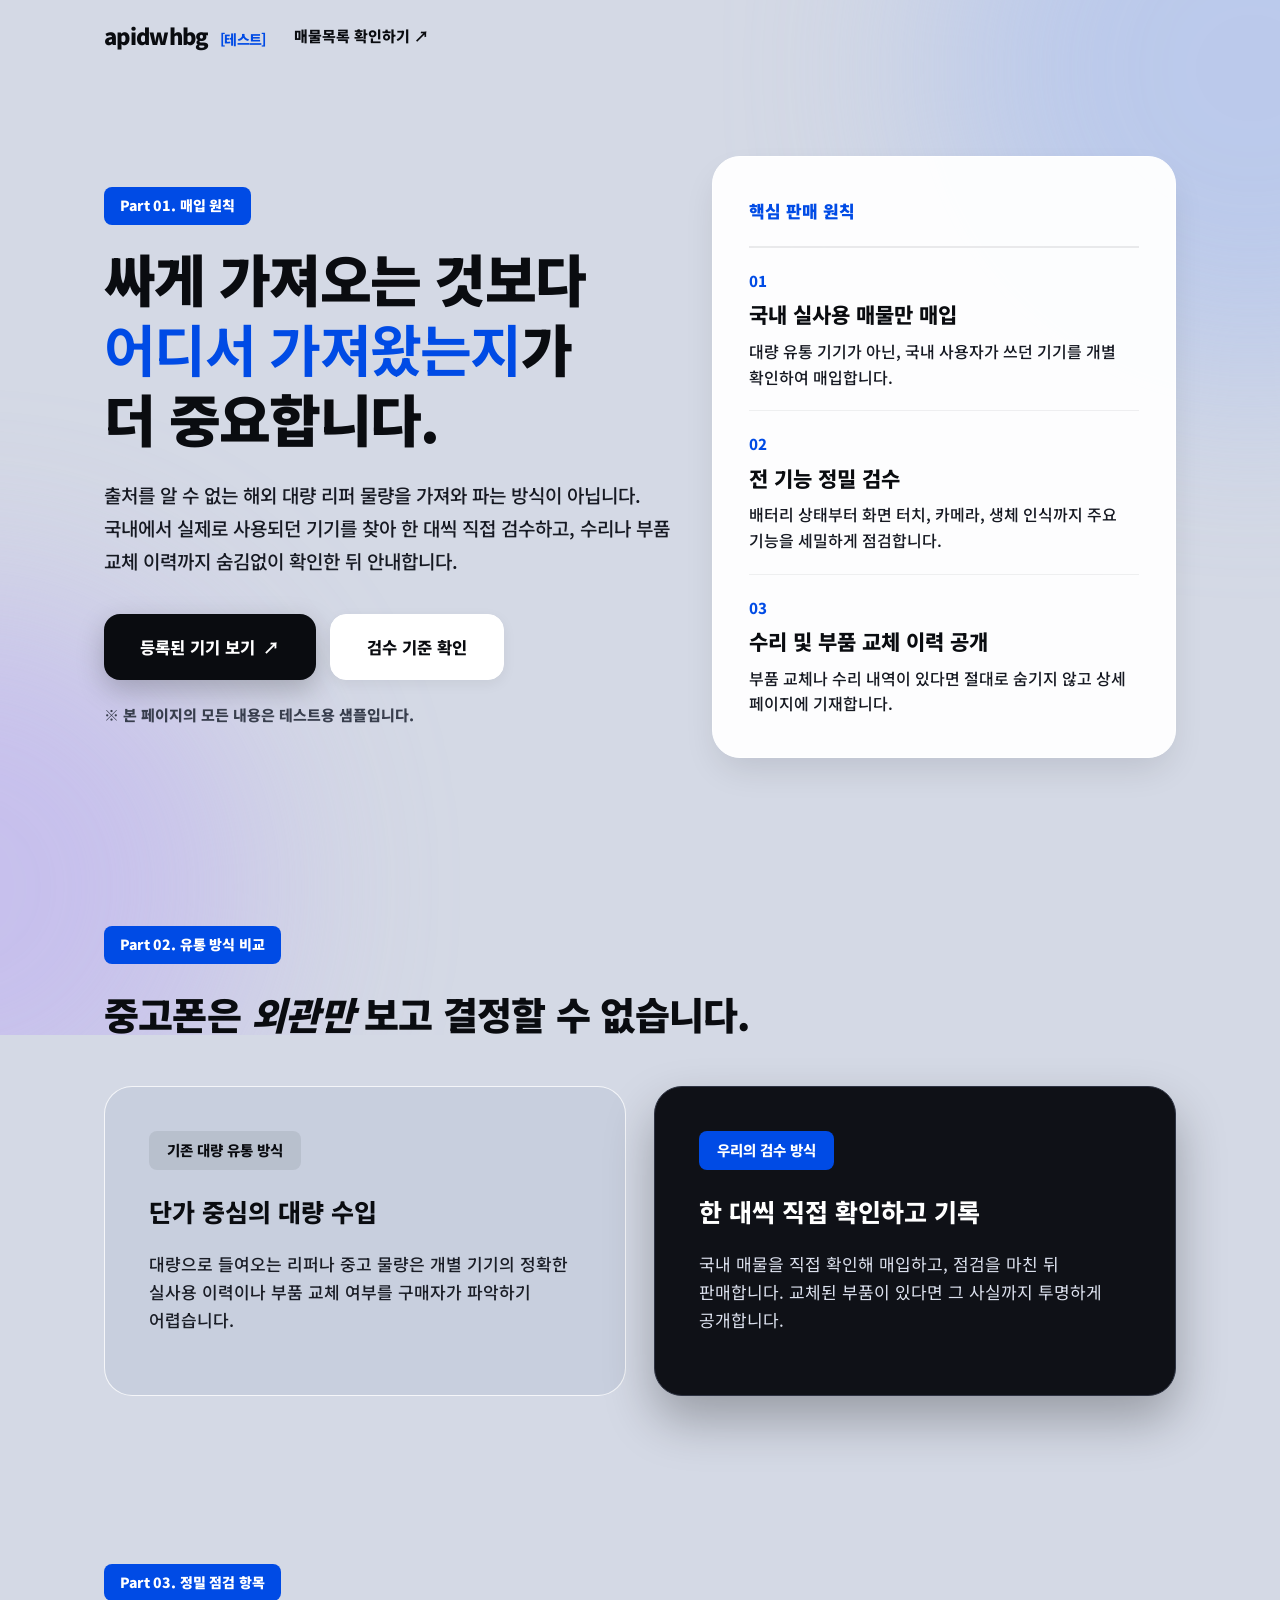
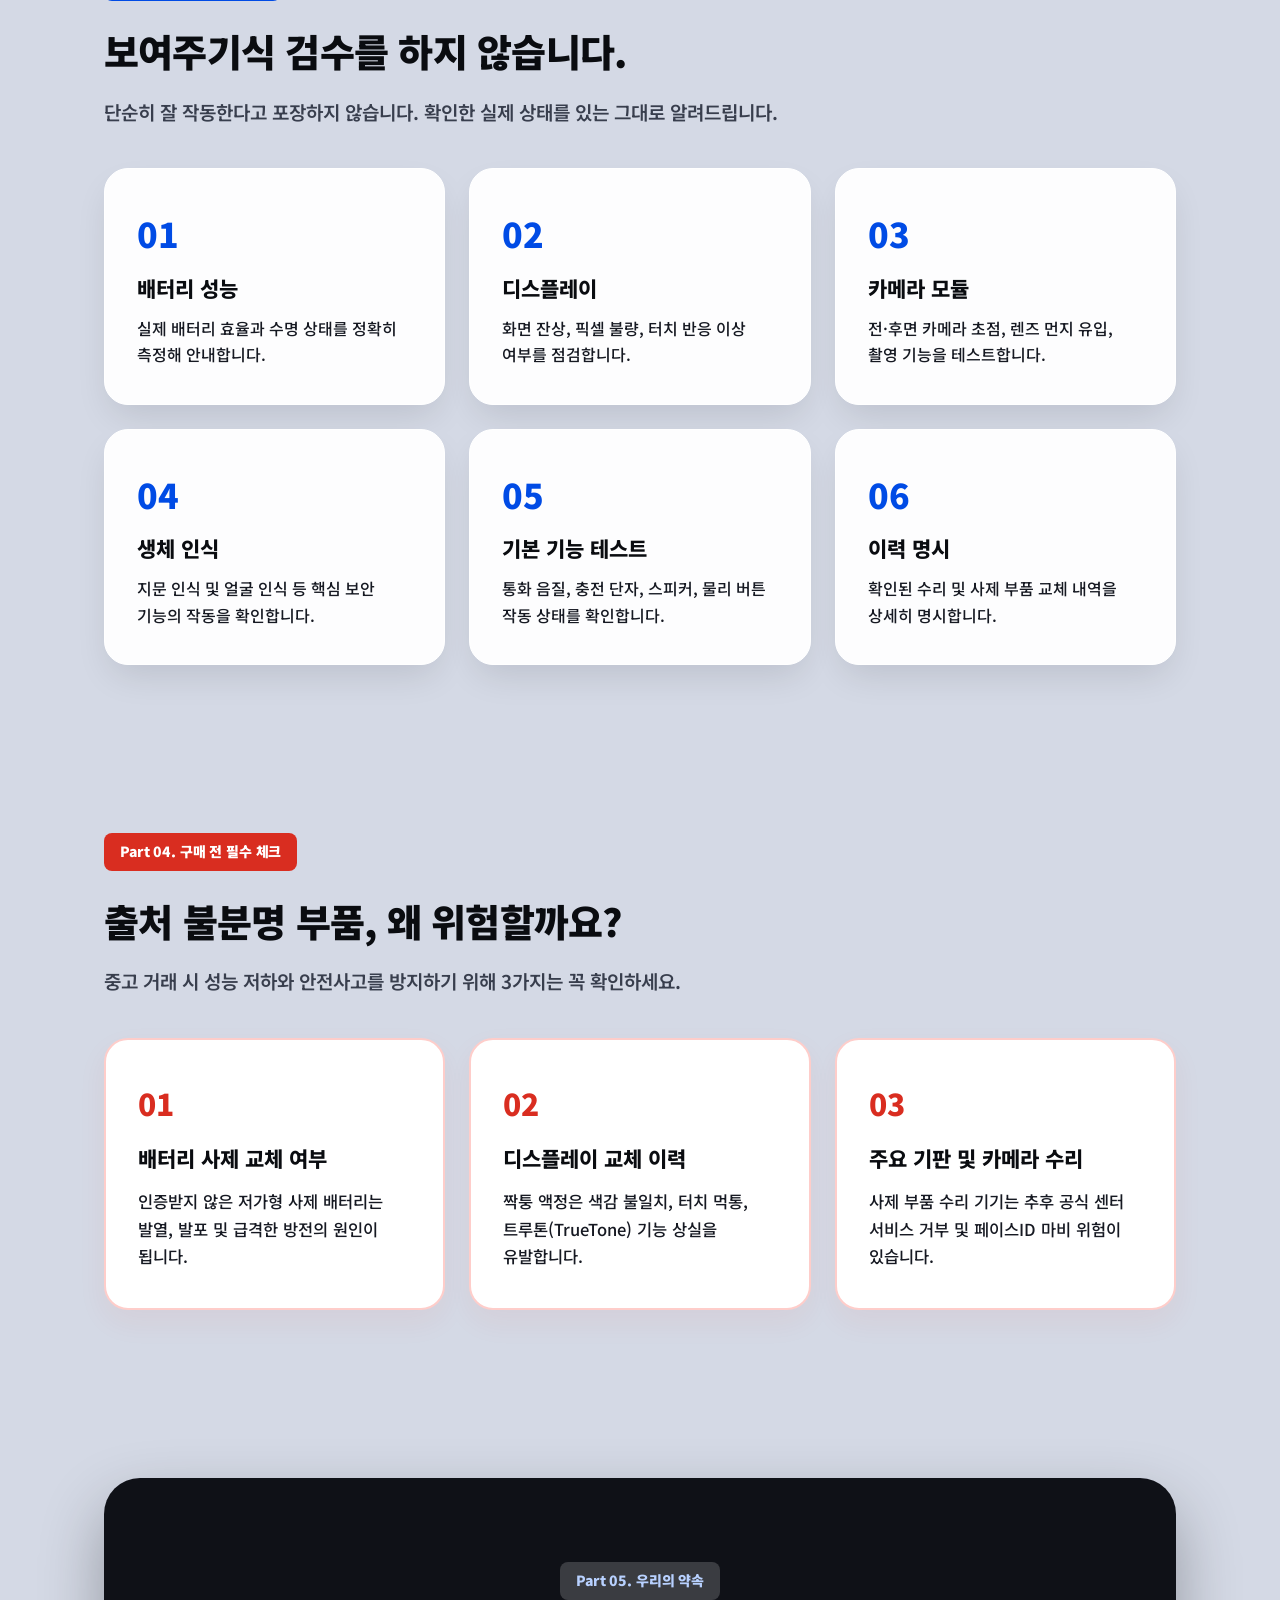
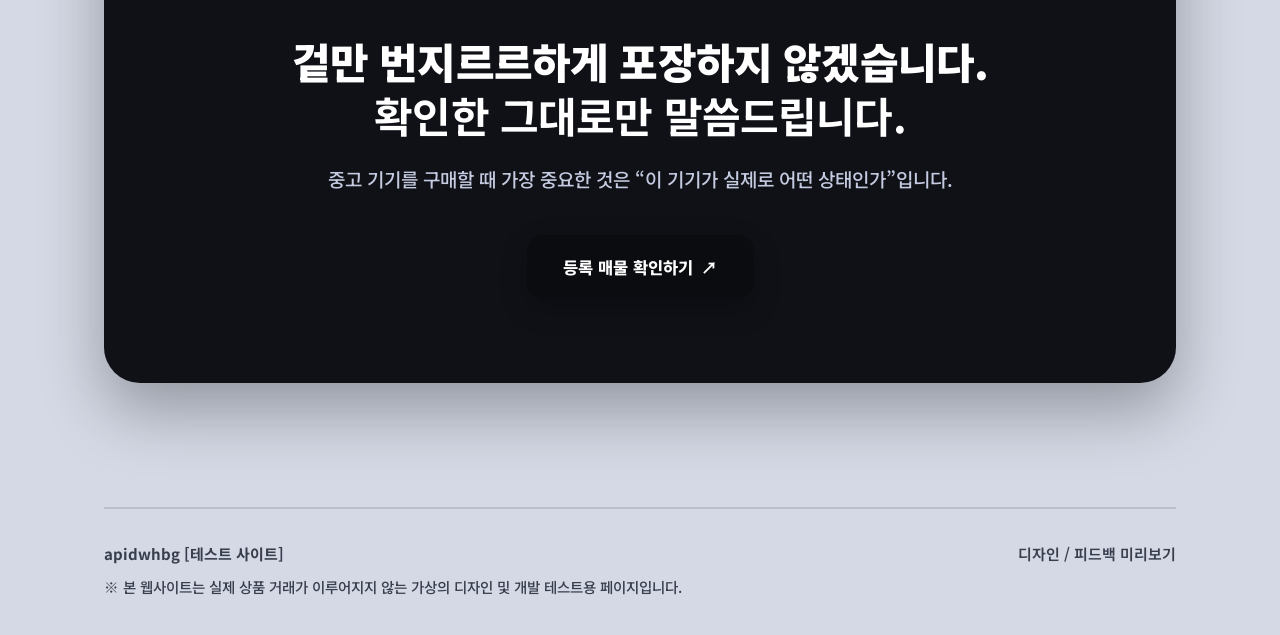
<file: index.html>
<!DOCTYPE html>
<html lang="ko">
<head>
<meta charset="UTF-8">
<meta name="viewport" content="width=device-width, initial-scale=1">
<meta name="robots" content="noindex, nofollow">
<title>apidwhbg — 중고 기기 상태 공개 기준</title>
<link rel="preconnect" href="https://fonts.googleapis.com">
<link rel="preconnect" href="https://fonts.gstatic.com" crossorigin>
<link href="https://fonts.googleapis.com/css2?family=Noto+Sans+KR:wght@500;700;800;900&display=swap" rel="stylesheet">
<link rel="stylesheet" href="style.css">
</head>
<body>

<!-- 인트로 오버레이 -->
<div class="intro" id="introOverlay">
  <div class="intro-glow"></div>
  <div class="intro-content">
    <span class="intro-sub">직접 확인하고 검수하는 원칙</span>
    <h1 class="intro-title">어디서 어떻게 쓰였는지,<br><strong>투명하게 밝히는 기준</strong></h1>
  </div>
</div>

<div class="ambient" aria-hidden="true"><span></span><span></span></div>

<!-- 상단 헤더 래퍼 -->
<div class="nav-wrapper" id="navWrapper">
  <header class="nav">
    <div class="nav-left">
      <a class="wordmark" href="#">apidwhbg <span>[테스트]</span></a>
      <a class="nav-link demo-btn" href="#">매물목록 확인하기 <span>↗</span></a>
    </div>
  </header>
</div>

<main>
  <!-- Part 1. 메인 소개 -->
  <section class="hero">
    <div class="hero-copy">
      <div class="part-badge">Part 01. 매입 원칙</div>
      <h1 class="hero-title">
        싸게 가져오는 것보다<br>
        <strong>어디서 가져왔는지</strong>가<br>
        더 중요합니다.
      </h1>
      <p class="hero-lead">
        출처를 알 수 없는 해외 대량 리퍼 물량을 가져와 파는 방식이 아닙니다.
        국내에서 실제로 사용되던 기기를 찾아 한 대씩 직접 검수하고,
        수리나 부품 교체 이력까지 숨김없이 확인한 뒤 안내합니다.
      </p>
      <div class="hero-actions">
        <a class="button primary demo-btn" href="#">등록된 기기 보기 <span>↗</span></a>
        <a class="button secondary" href="#check">검수 기준 확인</a>
      </div>
      <div class="hero-note">※ 본 페이지의 모든 내용은 테스트용 샘플입니다.</div>
    </div>

    <aside class="hero-side">
      <div class="side-label">핵심 판매 원칙</div>
      <div class="side-stat">
        <b>01</b>
        <strong>국내 실사용 매물만 매입</strong>
        <p>대량 유통 기기가 아닌, 국내 사용자가 쓰던 기기를 개별 확인하여 매입합니다.</p>
      </div>
      <div class="side-stat">
        <b>02</b>
        <strong>전 기능 정밀 검수</strong>
        <p>배터리 상태부터 화면 터치, 카메라, 생체 인식까지 주요 기능을 세밀하게 점검합니다.</p>
      </div>
      <div class="side-stat">
        <b>03</b>
        <strong>수리 및 부품 교체 이력 공개</strong>
        <p>부품 교체나 수리 내역이 있다면 절대로 숨기지 않고 상세 페이지에 기재합니다.</p>
      </div>
    </aside>
  </section>

  <!-- Part 2. 유통 방식 비교 -->
  <section class="contrast">
    <div class="section-head">
      <div class="part-badge">Part 02. 유통 방식 비교</div>
      <h2>중고폰은 <em>외관만</em> 보고 결정할 수 없습니다.</h2>
    </div>
    <div class="contrast-grid">
      <article class="contrast-card muted">
        <span class="card-tag">기존 대량 유통 방식</span>
        <h3>단가 중심의 대량 수입</h3>
        <p>대량으로 들여오는 리퍼나 중고 물량은 개별 기기의 정확한 실사용 이력이나 부품 교체 여부를 구매자가 파악하기 어렵습니다.</p>
      </article>
      <article class="contrast-card featured">
        <span class="card-tag">우리의 검수 방식</span>
        <h3>한 대씩 직접 확인하고 기록</h3>
        <p>국내 매물을 직접 확인해 매입하고, 점검을 마친 뒤 판매합니다. 교체된 부품이 있다면 그 사실까지 투명하게 공개합니다.</p>
      </article>
    </div>
  </section>

  <!-- Part 3. 정밀 검수 항목 -->
  <section class="standard" id="check">
    <div class="section-head">
      <div class="part-badge">Part 03. 정밀 점검 항목</div>
      <h2>보여주기식 검수를 하지 않습니다.</h2>
      <p>단순히 잘 작동한다고 포장하지 않습니다. 확인한 실제 상태를 있는 그대로 알려드립니다.</p>
    </div>

    <div class="inspection-grid">
      <div class="inspection"><span>01</span><strong>배터리 성능</strong><p>실제 배터리 효율과 수명 상태를 정확히 측정해 안내합니다.</p></div>
      <div class="inspection"><span>02</span><strong>디스플레이</strong><p>화면 잔상, 픽셀 불량, 터치 반응 이상 여부를 점검합니다.</p></div>
      <div class="inspection"><span>03</span><strong>카메라 모듈</strong><p>전·후면 카메라 초점, 렌즈 먼지 유입, 촬영 기능을 테스트합니다.</p></div>
      <div class="inspection"><span>04</span><strong>생체 인식</strong><p>지문 인식 및 얼굴 인식 등 핵심 보안 기능의 작동을 확인합니다.</p></div>
      <div class="inspection"><span>05</span><strong>기본 기능 테스트</strong><p>통화 음질, 충전 단자, 스피커, 물리 버튼 작동 상태를 확인합니다.</p></div>
      <div class="inspection"><span>06</span><strong>이력 명시</strong><p>확인된 수리 및 사제 부품 교체 내역을 상세히 명시합니다.</p></div>
    </div>
  </section>

  <!-- Part 4. 필수 체크리스트 -->
  <section class="warning-checklist">
    <div class="section-head">
      <div class="part-badge danger">Part 04. 구매 전 필수 체크</div>
      <h2>출처 불분명 부품, 왜 위험할까요?</h2>
      <p>중고 거래 시 성능 저하와 안전사고를 방지하기 위해 3가지는 꼭 확인하세요.</p>
    </div>

    <div class="check-cards-grid">
      <div class="check-card">
        <div class="check-num">01</div>
        <h3>배터리 사제 교체 여부</h3>
        <p>인증받지 않은 저가형 사제 배터리는 발열, 발포 및 급격한 방전의 원인이 됩니다.</p>
      </div>
      <div class="check-card">
        <div class="check-num">02</div>
        <h3>디스플레이 교체 이력</h3>
        <p>짝퉁 액정은 색감 불일치, 터치 먹통, 트루톤(TrueTone) 기능 상실을 유발합니다.</p>
      </div>
      <div class="check-card">
        <div class="check-num">03</div>
        <h3>주요 기판 및 카메라 수리</h3>
        <p>사제 부품 수리 기기는 추후 공식 센터 서비스 거부 및 페이스ID 마비 위험이 있습니다.</p>
      </div>
    </div>
  </section>

  <!-- Part 5. 단 하나의 약속 -->
  <section class="promise">
    <div class="promise-inner">
      <div class="part-badge light">Part 05. 우리의 약속</div>
      <h2>겉만 번지르르하게 포장하지 않겠습니다.<br><strong>확인한 그대로만 말씀드립니다.</strong></h2>
      <p>중고 기기를 구매할 때 가장 중요한 것은 “이 기기가 실제로 어떤 상태인가”입니다.</p>
      <a class="button primary demo-btn" href="#">등록 매물 확인하기 <span>↗</span></a>
    </div>
  </section>
</main>

<div class="footer-wrapper">
  <footer class="footer">
    <div>
      <strong>apidwhbg [테스트 사이트]</strong>
      <p>※ 본 웹사이트는 실제 상품 거래가 이루어지지 않는 가상의 디자인 및 개발 테스트용 페이지입니다.</p>
    </div>
    <span>디자인 / 피드백 미리보기</span>
  </footer>
</div>

<script src="script.js"></script>
</body>
</html>
</file>
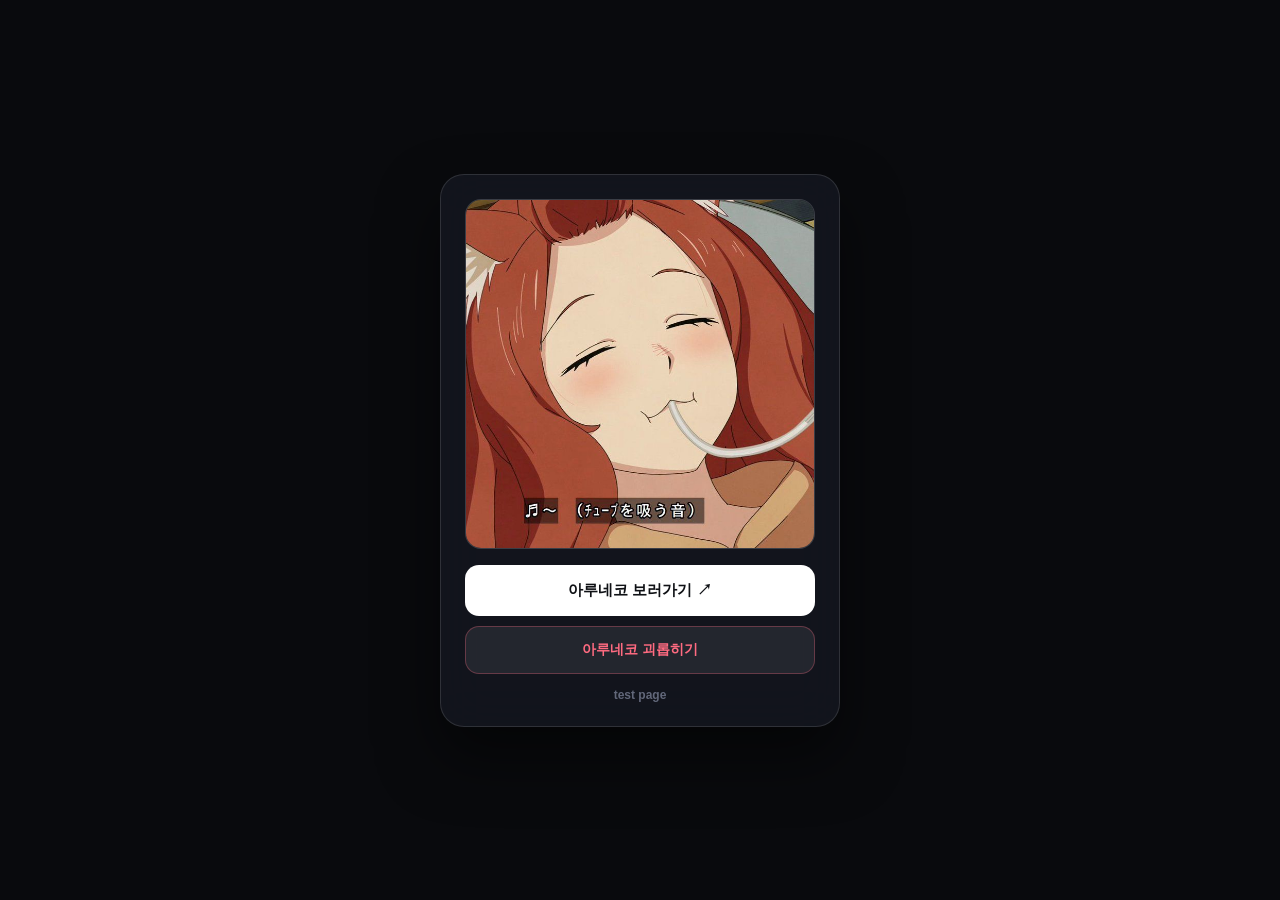
<file: demo.html>
<!DOCTYPE html>
<html lang="ko">
<head>
<meta charset="UTF-8">
<meta name="viewport" content="width=device-width, initial-scale=1, maximum-scale=1, user-scalable=no">
<title>dev</title>
<style>
  * {
    box-sizing: border-box;
    -webkit-font-smoothing: antialiased;
    user-select: none;
    -webkit-user-select: none;
  }

  body {
    margin: 0;
    padding: 20px;
    min-height: 100vh;
    background: #090a0d;
    color: #a0a5b5;
    font-family: -apple-system, BlinkMacSystemFont, "Segoe UI", Roboto, sans-serif;
    display: flex;
    flex-direction: column;
    align-items: center;
    justify-content: center;
    overflow-x: hidden;
  }

  .card {
    position: relative;
    width: 100%;
    max-width: 400px;
    background: rgba(22, 25, 34, 0.75);
    backdrop-filter: blur(24px) saturate(180%);
    -webkit-backdrop-filter: blur(24px) saturate(180%);
    border: 1px solid rgba(255, 255, 255, 0.12);
    border-radius: 24px;
    padding: 24px;
    display: flex;
    flex-direction: column;
    align-items: center;
    box-shadow: 0 30px 60px rgba(0,0,0,0.5);
  }

  .neko-box {
    width: 100%;
    aspect-ratio: 1 / 1;
    border-radius: 16px;
    overflow: hidden;
    background: #181b24;
    border: 1px solid rgba(255, 255, 255, 0.15);
  }

  .neko-box img {
    width: 100%;
    height: 100%;
    object-fit: cover;
    display: block;
  }

  .btn {
    margin-top: 16px;
    width: 100%;
    padding: 16px 0;
    background: #ffffff;
    color: #0f1115;
    font-size: 15px;
    font-weight: 800;
    text-align: center;
    text-decoration: none;
    border-radius: 14px;
    transition: transform 0.2s ease, background 0.2s ease;
  }

  .btn:hover { background: #e2e6f0; }

  .btn-action {
    margin-top: 10px;
    width: 100%;
    padding: 14px 0;
    background: rgba(255, 255, 255, 0.08);
    color: #ff6b81;
    font-size: 14px;
    font-weight: 800;
    text-align: center;
    border: 1px solid rgba(255, 107, 129, 0.3);
    border-radius: 14px;
    cursor: pointer;
    transition: all 0.2s ease;
  }

  .btn-action:hover {
    background: rgba(255, 107, 129, 0.18);
    transform: translateY(-2px);
  }

  .label {
    margin-top: 14px;
    font-size: 12px;
    color: #62687a;
    font-weight: 600;
  }

  /* -------------------------------------------------------------
     💥 대문짝 Fullscreen 괴롭히기 모달 💥
  ------------------------------------------------------------- */
  .fullscreen-modal {
    position: fixed;
    inset: 0;
    z-index: 9999;
    background: rgba(5, 6, 9, 0.95);
    backdrop-filter: blur(16px);
    display: flex;
    flex-direction: column;
    align-items: center;
    justify-content: center;
    padding: 20px;
    opacity: 0;
    visibility: hidden;
    transition: all 0.3s cubic-bezier(0.16, 1, 0.3, 1);
  }

  .fullscreen-modal.active {
    opacity: 1;
    visibility: visible;
  }

  .big-neko-frame {
    position: relative;
    width: 100%;
    max-width: 500px;
    aspect-ratio: 1 / 1;
    border-radius: 28px;
    overflow: hidden;
    border: 2px solid rgba(255, 255, 255, 0.2);
    box-shadow: 0 20px 60px rgba(0, 0, 0, 0.8);
    cursor: crosshair;
    touch-action: manipulation;
  }

  .big-neko-frame img {
    width: 100%;
    height: 100%;
    object-fit: cover;
    pointer-events: none;
  }

  .modal-tip {
    color: #ffffff;
    font-size: 16px;
    font-weight: 800;
    margin-bottom: 16px;
    text-shadow: 0 2px 8px rgba(0,0,0,0.5);
  }

  .modal-actions {
    display: flex;
    gap: 12px;
    margin-top: 20px;
    width: 100%;
    max-width: 500px;
  }

  .modal-btn {
    flex: 1;
    padding: 14px 0;
    border-radius: 14px;
    font-size: 14px;
    font-weight: 800;
    border: none;
    cursor: pointer;
  }

  .modal-btn.clean {
    background: rgba(255, 255, 255, 0.15);
    color: #fff;
    border: 1px solid rgba(255, 255, 255, 0.2);
  }

  .modal-btn.close {
    background: #ffffff;
    color: #000;
  }

  /* 💦 액체 오버레이 레이어 💦 */
  .liquid-layer {
    position: absolute;
    inset: 0;
    pointer-events: none;
  }

  /* 1. 하단에서 목표점까지 뷰웅- 날아가는 액체 입자 모션 */
  .flying-blob {
    position: absolute;
    width: 22px;
    height: 22px;
    background: radial-gradient(circle at 35% 35%, #ffffff 0%, #fffde8 70%, #f7f3ce 100%);
    border-radius: 50%;
    box-shadow: 0 0 12px rgba(255, 253, 210, 0.8);
    pointer-events: none;
    z-index: 20;
    animation: flyCurve 0.28s cubic-bezier(0.12, 0.85, 0.35, 1) forwards;
  }

  @keyframes flyCurve {
    0% {
      opacity: 0.9;
      transform: translate(var(--startX), var(--startY)) scale(0.4);
    }
    100% {
      opacity: 1;
      transform: translate(var(--targetX), var(--targetY)) scale(1.1);
    }
  }

  /* 2. 착붙는 노란빛 유백색 액체 자국 */
  .splatter-spot {
    position: absolute;
    background: radial-gradient(circle at 35% 35%, #ffffff 0%, #fffded 60%, rgba(247, 243, 205, 0.96) 100%);
    box-shadow: inset -2px -2px 6px rgba(120, 110, 50, 0.2), 0 4px 14px rgba(255, 254, 215, 0.6);
    transform: translate(-50%, -50%) scale(0.1);
    opacity: 0;
    animation: landAndSplat 0.25s cubic-bezier(0.175, 0.885, 0.32, 1.25) forwards;
  }

  .splatter-spot.type-0 { border-radius: 40% 60% 70% 30% / 50% 30% 70% 50%; }
  .splatter-spot.type-1 { border-radius: 70% 30% 50% 50% / 30% 60% 40% 70%; }
  .splatter-spot.type-2 { border-radius: 30% 70% 40% 60% / 60% 30% 70% 40%; }
  .splatter-spot.type-3 { border-radius: 50% 50% 30% 70% / 70% 40% 60% 30%; }

  @keyframes landAndSplat {
    0% { opacity: 0; transform: translate(-50%, -50%) scale(0.1); }
    60% { opacity: 1; transform: translate(-50%, -50%) scale(1.2); }
    100% { opacity: 0.96; transform: translate(-50%, -50%) scale(1) rotate(var(--rot)); }
  }

  .splatter-spot::after {
    content: '';
    position: absolute;
    bottom: -10px;
    left: 35%;
    width: 30%;
    height: 22px;
    background: inherit;
    border-radius: 0 0 12px 12px;
  }

  /* 3. 💬 아루네코 말풍선 팝업 */
  .speech-bubble {
    position: absolute;
    background: rgba(255, 255, 255, 0.95);
    color: #111;
    padding: 8px 15px;
    border-radius: 16px;
    font-size: 14px;
    font-weight: 800;
    box-shadow: 0 6px 20px rgba(0, 0, 0, 0.4);
    pointer-events: none;
    z-index: 30;
    transform: translate(-50%, -100%) scale(0.5);
    opacity: 0;
    animation: popTalk 1.2s cubic-bezier(0.175, 0.885, 0.32, 1.275) forwards;
  }

  @keyframes popTalk {
    0% { opacity: 0; transform: translate(-50%, -80%) scale(0.5); }
    15% { opacity: 1; transform: translate(-50%, -120%) scale(1.05); }
    80% { opacity: 1; transform: translate(-50%, -130%) scale(1); }
    100% { opacity: 0; transform: translate(-50%, -150%) scale(0.8); }
  }
</style>
</head>
<body>

<div class="card">
  <div class="neko-box">
    <img src="cute.jpg" alt="데모네코" onerror="this.src='https://images.unsplash.com/photo-1517849845537-4d257902454a?auto=format&fit=crop&w=1200&q=80'">
  </div>

  <a href="https://www.google.com/search?q=%EC%95%BC%EB%A3%A8%EB%84%A4%EC%BD%94&udm=2" target="_blank" class="btn">
    아루네코 보러가기 ↗
  </a>

  <button type="button" class="btn-action" id="openModalBtn">
    아루네코 괴롭히기
  </button>

  <div class="label">test page</div>
</div>

<!-- 대문짝 모달 -->
<div class="fullscreen-modal" id="modalOverlay">
  <div class="modal-tip">💦 아루네코를 클릭해서 발사해보세요!</div>
  
  <div class="big-neko-frame" id="bigNekoFrame">
    <img src="cute.jpg" alt="아루네코 대형" onerror="this.src='https://images.unsplash.com/photo-1517849845537-4d257902454a?auto=format&fit=crop&w=1200&q=80'">
    <div class="liquid-layer" id="liquidLayer"></div>
  </div>

  <div class="modal-actions">
    <button type="button" class="modal-btn clean" id="cleanBtn">🧹 닦아내기</button>
    <button type="button" class="modal-btn close" id="closeModalBtn">닫기</button>
  </div>
</div>

<script>
  const openModalBtn = document.getElementById('openModalBtn');
  const closeModalBtn = document.getElementById('closeModalBtn');
  const modalOverlay = document.getElementById('modalOverlay');
  const bigNekoFrame = document.getElementById('bigNekoFrame');
  const liquidLayer = document.getElementById('liquidLayer');
  const cleanBtn = document.getElementById('cleanBtn');

  const nekoQuotes = [
    "흠냐흠냐... 하지마아...", "으응... 머야 진짜...", "하지말라구우 ㅠㅠ", "튜-브 흡입중이란 말야...",
    "냐앙... 저리가...", "흠냐... 얼굴에 묻히지마...", "또 또 이러지...", "축축하잖아!!",
    "흠냐흠냐... 잠 좀 자자...", "하지마아아앗!", "귀찮게 하지마...", "으에에... 끈적해...",
    "누나 바쁘단 말야 흠냐...", "야! 하지마!", "냐아아... 그만해...", "진짜 못말려...",
    "흠냐... 눈에 들어가잖아...", "에잇... 하지 말라니까!", "으응... 자꾸 어디 쏘는거야...",
    "하지마 ㅠㅠ 끈적거려...", "냐아앙... 나 빠져나갈래...", "흠냐흠냐... 방해하지마...",
    "으 진짜... 그만 쏴!", "누나 때릴거야?", "냐앙! 그만!", "흠냐... 나중에 해...",
    "차가워!! 하지마!", "어라... 왜 자꾸 묻혀...", "흠냐흠냐... 저리 가아...",
    "야루네코 괴롭히지마 ㅠㅠ", "진짜 안 그만둬?!", "냐아... 얼굴 끈적거려...", "지저분하게 하지마아...",
    "흠냐... 튜브 빠지잖아...", "아앙... 하지말라니까...", "누나 자는거 안보여?", "그만 쏘라구!",
    "으응... 왜 자꾸 그래...", "하지마아... 나쁜 사람...", "냐아앙... 닦아줘 어서...",
    "흠냐흠냐... 꿈속에서도 괴롭히네...", "또 쐈어?!", "크엉... 하지마!", "냐앙... 살려줘...",
    "하지말라고 했을텐데?!", "으에... 축축해 죽겠어", "흠냐... 졸린단 말야..."
  ];

  openModalBtn.addEventListener('click', () => modalOverlay.classList.add('active'));
  closeModalBtn.addEventListener('click', () => modalOverlay.classList.remove('active'));

  function launchLiquid(clientX, clientY) {
    const rect = bigNekoFrame.getBoundingClientRect();
    const x = clientX - rect.left;
    const y = clientY - rect.top;

    // 1. 날아가는 입자
    const fly = document.createElement('div');
    fly.classList.add('flying-blob');
    
    const startX = rect.width / 2 + (Math.random() * 80 - 40);
    const startY = rect.height + 40;

    fly.style.setProperty('--startX', `${startX}px`);
    fly.style.setProperty('--startY', `${startY}px`);
    fly.style.setProperty('--targetX', `${x}px`);
    fly.style.setProperty('--targetY', `${y}px`);

    liquidLayer.appendChild(fly);

    // 2. 안착
    setTimeout(() => {
      fly.remove();

      const spot = document.createElement('div');
      const shapeType = Math.floor(Math.random() * 4);
      spot.classList.add('splatter-spot', `type-${shapeType}`);

      const size = Math.floor(Math.random() * 55) + 65;
      const rot = Math.floor(Math.random() * 360);

      spot.style.width = `${size}px`;
      spot.style.height = `${size}px`;
      spot.style.left = `${x}px`;
      spot.style.top = `${y}px`;
      spot.style.setProperty('--rot', `${rot}deg`);

      liquidLayer.appendChild(spot);

      // 3. 말풍선
      const bubble = document.createElement('div');
      bubble.classList.add('speech-bubble');
      const randomQuote = nekoQuotes[Math.floor(Math.random() * nekoQuotes.length)];
      bubble.innerText = randomQuote;
      bubble.style.left = `${x}px`;
      bubble.style.top = `${y}px`;

      liquidLayer.appendChild(bubble);

      setTimeout(() => bubble.remove(), 1200);
    }, 280);
  }

  bigNekoFrame.addEventListener('click', (e) => {
    launchLiquid(e.clientX, e.clientY);
  });

  bigNekoFrame.addEventListener('touchstart', (e) => {
    e.preventDefault();
    const touch = e.touches[0];
    launchLiquid(touch.clientX, touch.clientY);
  }, { passive: false });

  cleanBtn.addEventListener('click', () => {
    liquidLayer.innerHTML = '';
  });
</script>

</body>
</html>
</file>
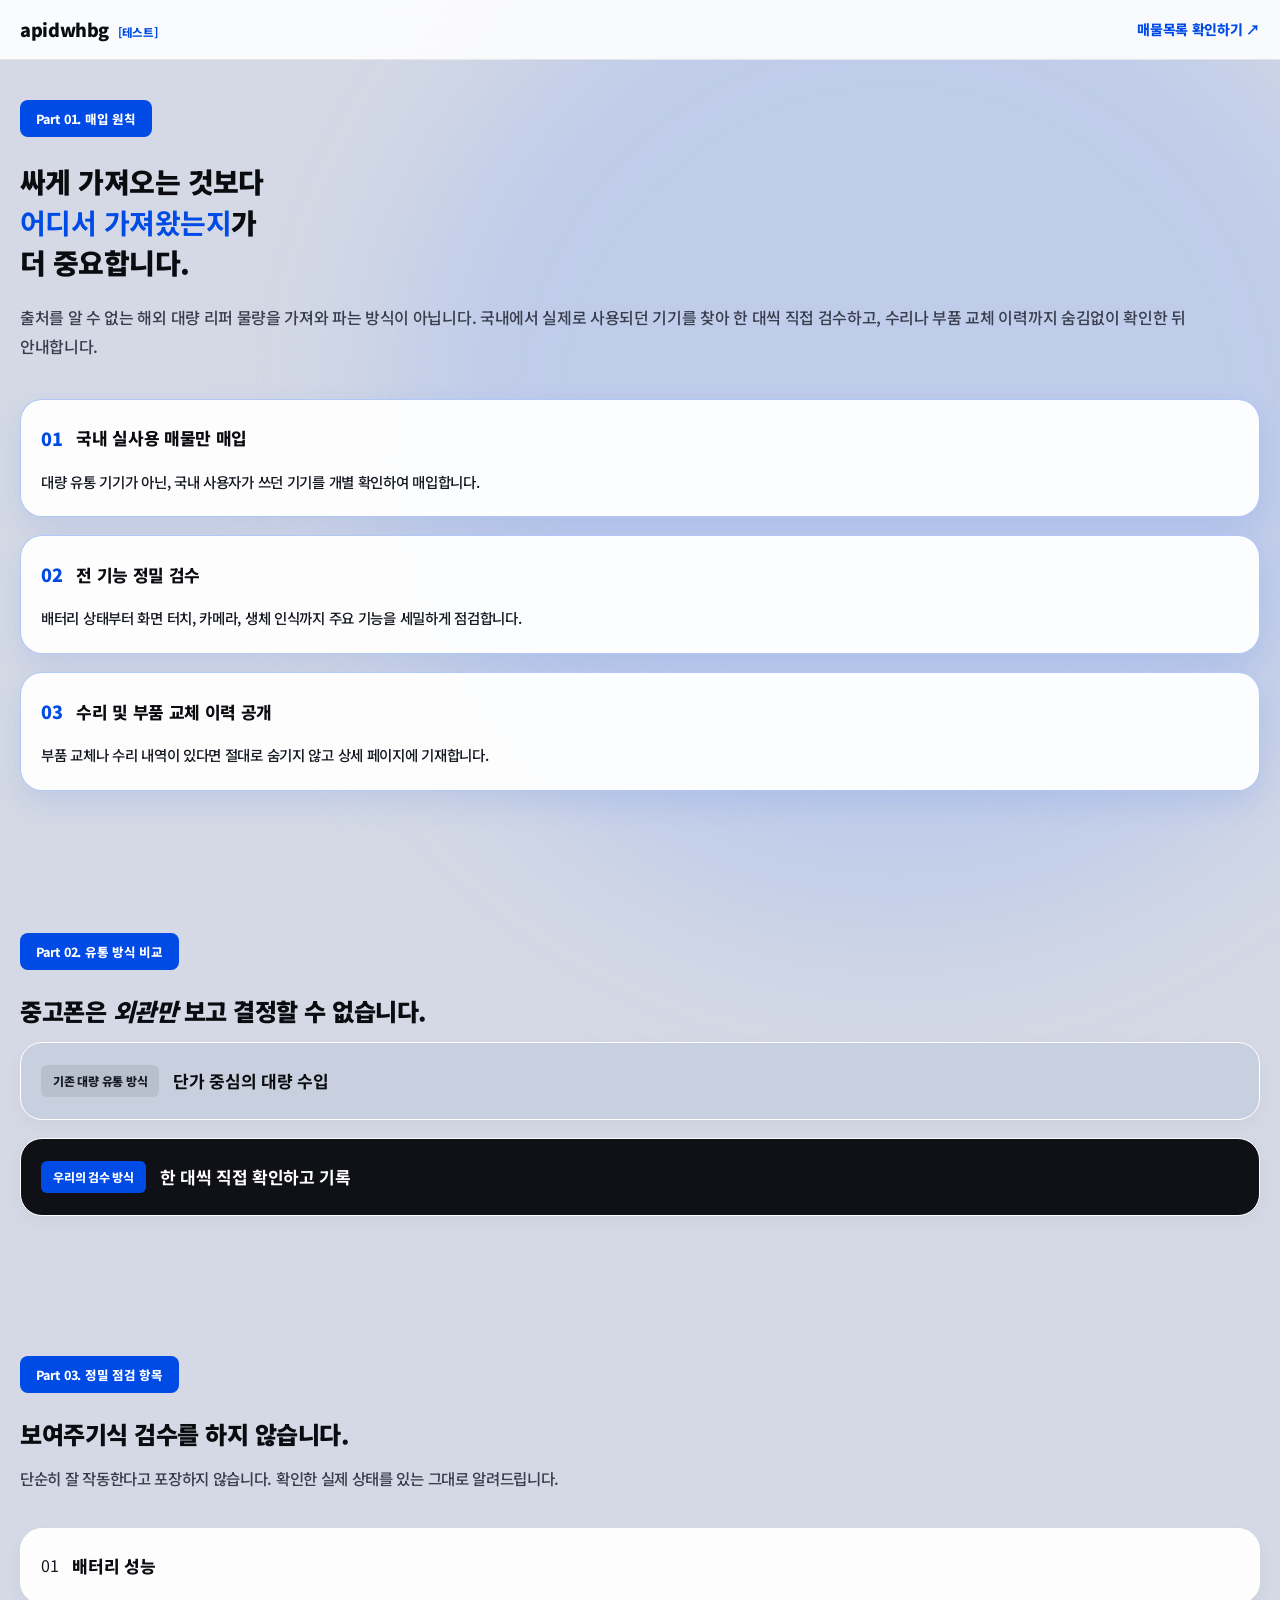
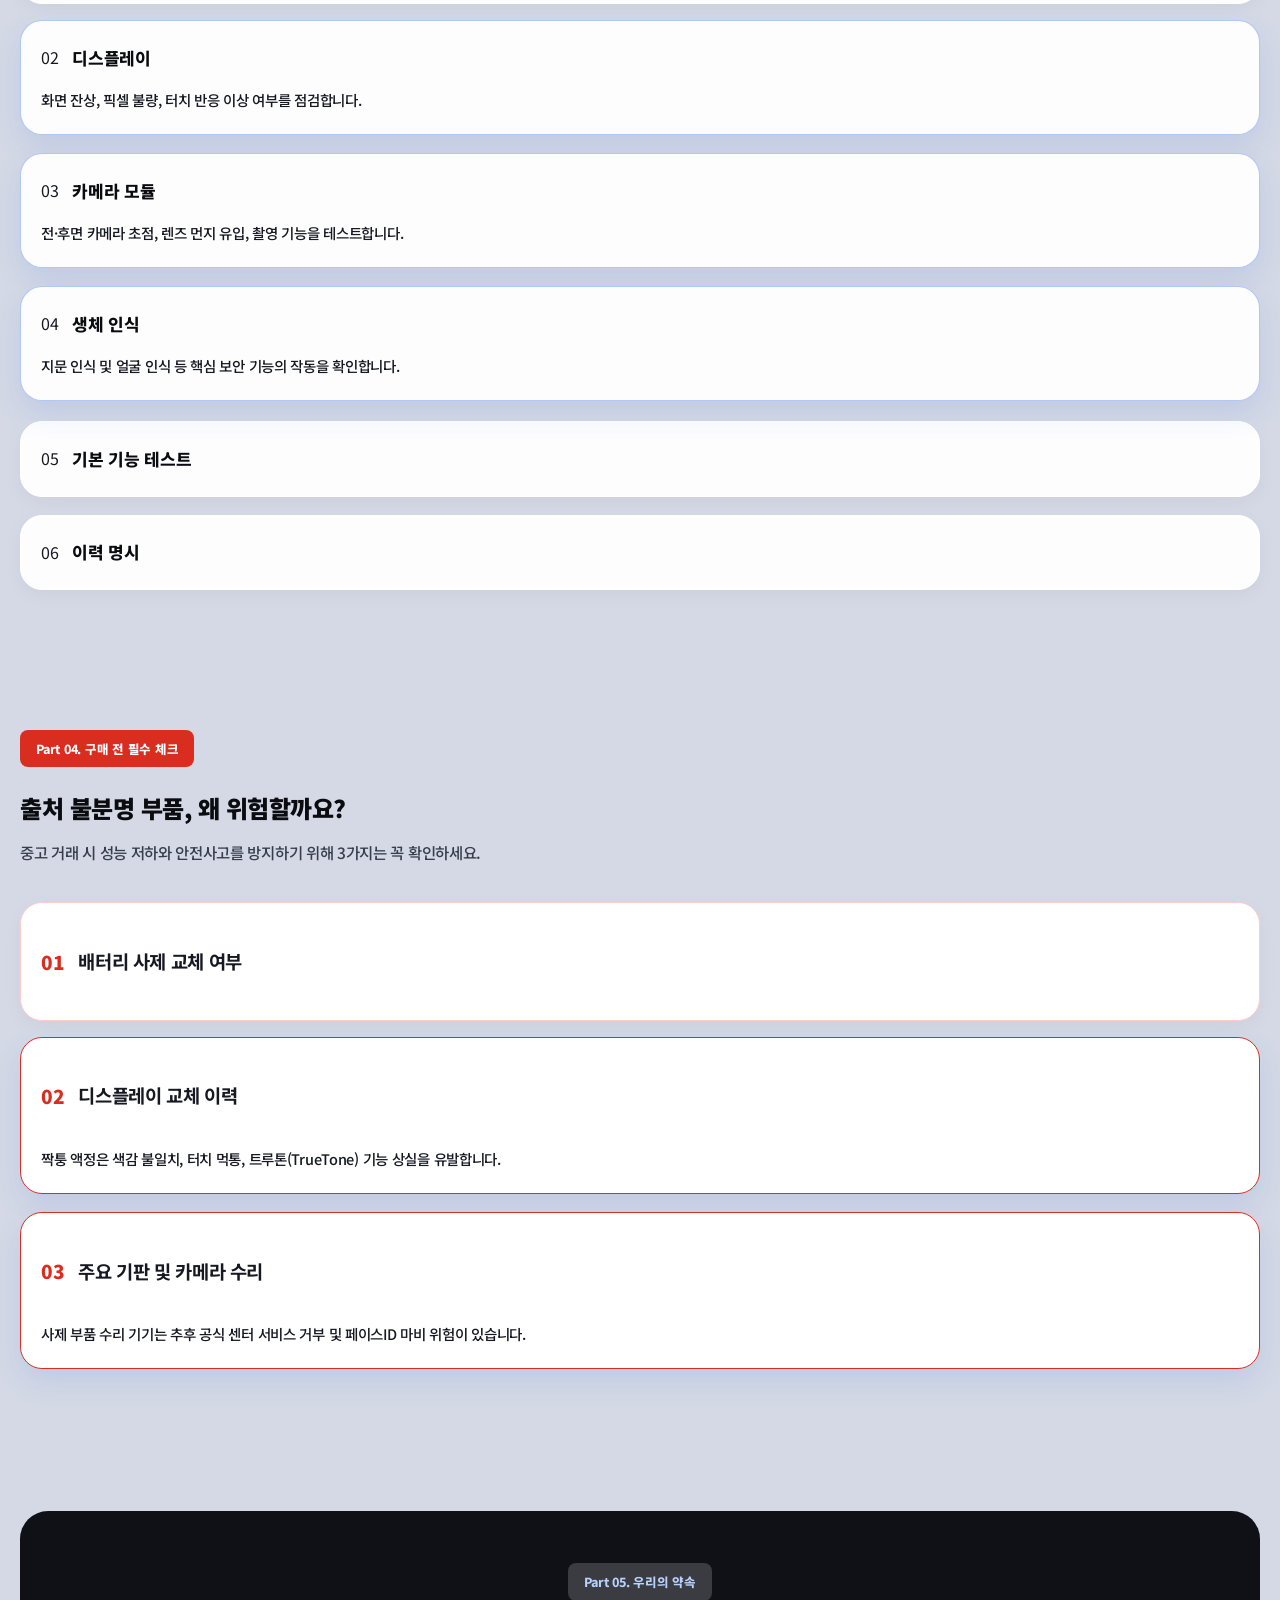
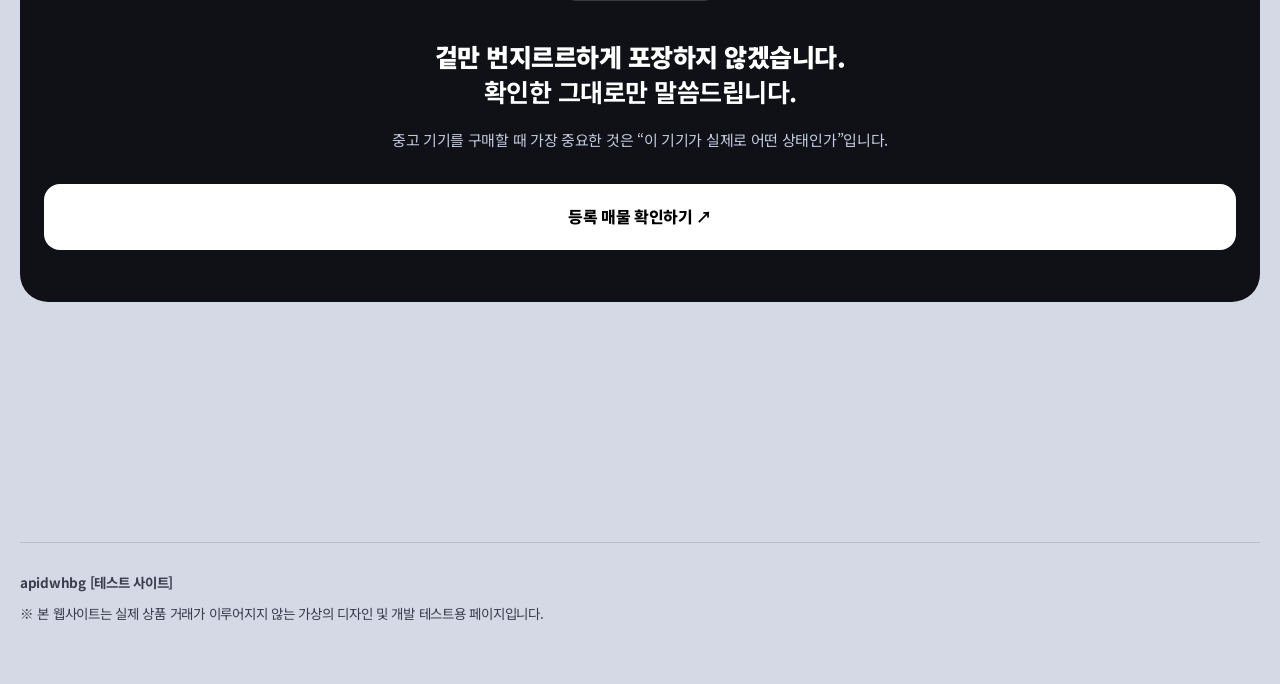
<file: m_index.html>
<!DOCTYPE html>
<html lang="ko">
<head>
<meta charset="UTF-8">
<meta name="viewport" content="width=device-width, initial-scale=1, maximum-scale=1, user-scalable=no">
<meta name="robots" content="noindex, nofollow">
<title>apidwhbg — 중고 기기 상태 공개 기준 (Mobile)</title>
<link rel="preconnect" href="https://fonts.googleapis.com">
<link rel="preconnect" href="https://fonts.gstatic.com" crossorigin>
<link href="https://fonts.googleapis.com/css2?family=Noto+Sans+KR:wght@500;700;800;900&display=swap" rel="stylesheet">
<link rel="stylesheet" href="m_style.css">
</head>
<body>

<!-- 인트로 오버레이 -->
<div class="intro" id="introOverlay">
  <div class="intro-glow"></div>
  <div class="intro-content">
    <span class="intro-sub">직접 확인하고 검수하는 원칙</span>
    <h1 class="intro-title">어디서 어떻게 쓰였는지,<br><strong>투명하게 밝히는 기준</strong></h1>
  </div>
</div>

<div class="ambient" aria-hidden="true"><span></span><span></span></div>

<!-- 상단 헤더 -->
<div class="nav-wrapper" id="navWrapper">
  <header class="nav">
    <a class="wordmark" href="#">apidwhbg <span>[테스트]</span></a>
    <a class="nav-link demo-btn" href="#">매물목록 확인하기 <span>↗</span></a>
  </header>
</div>

<main class="m-container">
  <!-- Part 01. 매입 원칙 -->
  <section class="m-section" id="part1Section">
    <div class="part-badge">Part 01. 매입 원칙</div>
    <h1 class="hero-title">
      싸게 가져오는 것보다<br>
      <strong>어디서 가져왔는지</strong>가<br>
      더 중요합니다.
    </h1>
    <p class="hero-lead">
      출처를 알 수 없는 해외 대량 리퍼 물량을 가져와 파는 방식이 아닙니다.
      국내에서 실제로 사용되던 기기를 찾아 한 대씩 직접 검수하고,
      수리나 부품 교체 이력까지 숨김없이 확인한 뒤 안내합니다.
    </p>

    <div class="m-auto-cards">
      <div class="m-card fold-card">
        <div class="card-head">
          <span class="c-num">01</span>
          <strong>국내 실사용 매물만 매입</strong>
        </div>
        <div class="card-detail">
          <p>대량 유통 기기가 아닌, 국내 사용자가 쓰던 기기를 개별 확인하여 매입합니다.</p>
        </div>
      </div>

      <div class="m-card fold-card">
        <div class="card-head">
          <span class="c-num">02</span>
          <strong>전 기능 정밀 검수</strong>
        </div>
        <div class="card-detail">
          <p>배터리 상태부터 화면 터치, 카메라, 생체 인식까지 주요 기능을 세밀하게 점검합니다.</p>
        </div>
      </div>

      <div class="m-card fold-card">
        <div class="card-head">
          <span class="c-num">03</span>
          <strong>수리 및 부품 교체 이력 공개</strong>
        </div>
        <div class="card-detail">
          <p>부품 교체나 수리 내역이 있다면 절대로 숨기지 않고 상세 페이지에 기재합니다.</p>
        </div>
      </div>
    </div>
  </section>

  <!-- Part 02. 유통 방식 비교 -->
  <section class="m-section">
    <div class="part-badge">Part 02. 유통 방식 비교</div>
    <h2 class="m-title">중고폰은 <em>외관만</em> 보고 결정할 수 없습니다.</h2>

    <div class="m-auto-cards">
      <article class="m-card fold-card muted">
        <div class="card-head">
          <span class="card-tag">기존 대량 유통 방식</span>
          <h3>단가 중심의 대량 수입</h3>
        </div>
        <div class="card-detail">
          <p>대량으로 들여오는 리퍼나 중고 물량은 개별 기기의 정확한 실사용 이력이나 부품 교체 여부를 구매자가 파악하기 어렵습니다.</p>
        </div>
      </article>

      <article class="m-card fold-card featured">
        <div class="card-head">
          <span class="card-tag">우리의 검수 방식</span>
          <h3>한 대씩 직접 확인하고 기록</h3>
        </div>
        <div class="card-detail">
          <p>국내 매물을 직접 확인해 매입하고, 점검을 마친 뒤 판매합니다. 교체된 부품이 있다면 그 사실까지 투명하게 공개합니다.</p>
        </div>
      </article>
    </div>
  </section>

  <!-- Part 03. 정밀 점검 항목 -->
  <section class="m-section">
    <div class="part-badge">Part 03. 정밀 점검 항목</div>
    <h2 class="m-title">보여주기식 검수를 하지 않습니다.</h2>
    <p class="m-sub-lead">단순히 잘 작동한다고 포장하지 않습니다. 확인한 실제 상태를 있는 그대로 알려드립니다.</p>

    <div class="m-auto-cards">
      <div class="m-card fold-card mini">
        <div class="card-head"><span>01</span><strong>배터리 성능</strong></div>
        <div class="card-detail"><p>실제 배터리 효율과 수명 상태를 정확히 측정해 안내합니다.</p></div>
      </div>
      <div class="m-card fold-card mini">
        <div class="card-head"><span>02</span><strong>디스플레이</strong></div>
        <div class="card-detail"><p>화면 잔상, 픽셀 불량, 터치 반응 이상 여부를 점검합니다.</p></div>
      </div>
      <div class="m-card fold-card mini">
        <div class="card-head"><span>03</span><strong>카메라 모듈</strong></div>
        <div class="card-detail"><p>전·후면 카메라 초점, 렌즈 먼지 유입, 촬영 기능을 테스트합니다.</p></div>
      </div>
      <div class="m-card fold-card mini">
        <div class="card-head"><span>04</span><strong>생체 인식</strong></div>
        <div class="card-detail"><p>지문 인식 및 얼굴 인식 등 핵심 보안 기능의 작동을 확인합니다.</p></div>
      </div>
      <div class="m-card fold-card mini">
        <div class="card-head"><span>05</span><strong>기본 기능 테스트</strong></div>
        <div class="card-detail"><p>통화 음질, 충전 단자, 스피커, 물리 버튼 작동 상태를 확인합니다.</p></div>
      </div>
      <div class="m-card fold-card mini">
        <div class="card-head"><span>06</span><strong>이력 명시</strong></div>
        <div class="card-detail"><p>확인된 수리 및 사제 부품 교체 내역을 상세히 명시합니다.</p></div>
      </div>
    </div>
  </section>

  <!-- Part 04. 필수 체크리스트 -->
  <section class="m-section">
    <div class="part-badge danger">Part 04. 구매 전 필수 체크</div>
    <h2 class="m-title">출처 불분명 부품, 왜 위험할까요?</h2>
    <p class="m-sub-lead">중고 거래 시 성능 저하와 안전사고를 방지하기 위해 3가지는 꼭 확인하세요.</p>

    <div class="m-auto-cards">
      <div class="m-card fold-card danger-card">
        <div class="card-head">
          <span class="check-num">01</span>
          <h3>배터리 사제 교체 여부</h3>
        </div>
        <div class="card-detail">
          <p>인증받지 않은 저가형 사제 배터리는 발열, 발포 및 급격한 방전의 원인이 됩니다.</p>
        </div>
      </div>

      <div class="m-card fold-card danger-card">
        <div class="card-head">
          <span class="check-num">02</span>
          <h3>디스플레이 교체 이력</h3>
        </div>
        <div class="card-detail">
          <p>짝퉁 액정은 색감 불일치, 터치 먹통, 트루톤(TrueTone) 기능 상실을 유발합니다.</p>
        </div>
      </div>

      <div class="m-card fold-card danger-card">
        <div class="card-head">
          <span class="check-num">03</span>
          <h3>주요 기판 및 카메라 수리</h3>
        </div>
        <div class="card-detail">
          <p>사제 부품 수리 기기는 추후 공식 센터 서비스 거부 및 페이스ID 마비 위험이 있습니다.</p>
        </div>
      </div>
    </div>
  </section>

  <!-- Part 05. 약속 -->
  <section class="m-section promise">
    <div class="promise-inner">
      <div class="part-badge light">Part 05. 우리의 약속</div>
      <h2>겉만 번지르르하게 포장하지 않겠습니다.<br><strong>확인한 그대로만 말씀드립니다.</strong></h2>
      <p>중고 기기를 구매할 때 가장 중요한 것은 “이 기기가 실제로 어떤 상태인가”입니다.</p>
      <a class="button primary demo-btn" href="#">등록 매물 확인하기 <span>↗</span></a>
    </div>
  </section>
</main>

<div class="footer-wrapper">
  <footer class="footer">
    <div>
      <strong>apidwhbg [테스트 사이트]</strong>
      <p>※ 본 웹사이트는 실제 상품 거래가 이루어지지 않는 가상의 디자인 및 개발 테스트용 페이지입니다.</p>
    </div>
  </footer>
</div>

<!-- 💥 스크롤 속도와 1:1 맞물리는 슬로우 이징 연동 스크립트 💥 -->
<script>
document.addEventListener('DOMContentLoaded', () => {
  // 1. 인트로 이후 Part 01 오프닝 순차 펼침 (0.26s 시차)
  setTimeout(() => {
    const part1Cards = document.querySelectorAll('#part1Section .fold-card');
    part1Cards.forEach((card, index) => {
      setTimeout(() => {
        card.classList.add('is-open');
      }, index * 260);
    });
  }, 2600);

  // 2. Part 02~05 느긋한 스크롤 동기화
  const scrollSections = Array.from(document.querySelectorAll('.m-section')).slice(1);

  const observerOptions = {
    root: null,
    rootMargin: '-25% 0px -25% 0px',
    threshold: 0.15
  };

  const observer = new IntersectionObserver((entries) => {
    entries.forEach(entry => {
      const cards = entry.target.querySelectorAll('.fold-card');
      if (entry.isIntersecting) {
        cards.forEach((card, index) => {
          setTimeout(() => {
            card.classList.add('is-open');
          }, index * 220);
        });
      } else {
        cards.forEach(card => {
          card.classList.remove('is-open');
        });
      }
    });
  }, observerOptions);

  scrollSections.forEach(section => observer.observe(section));
});
</script>

<script src="script.js"></script>
</body>
</html>
</file>
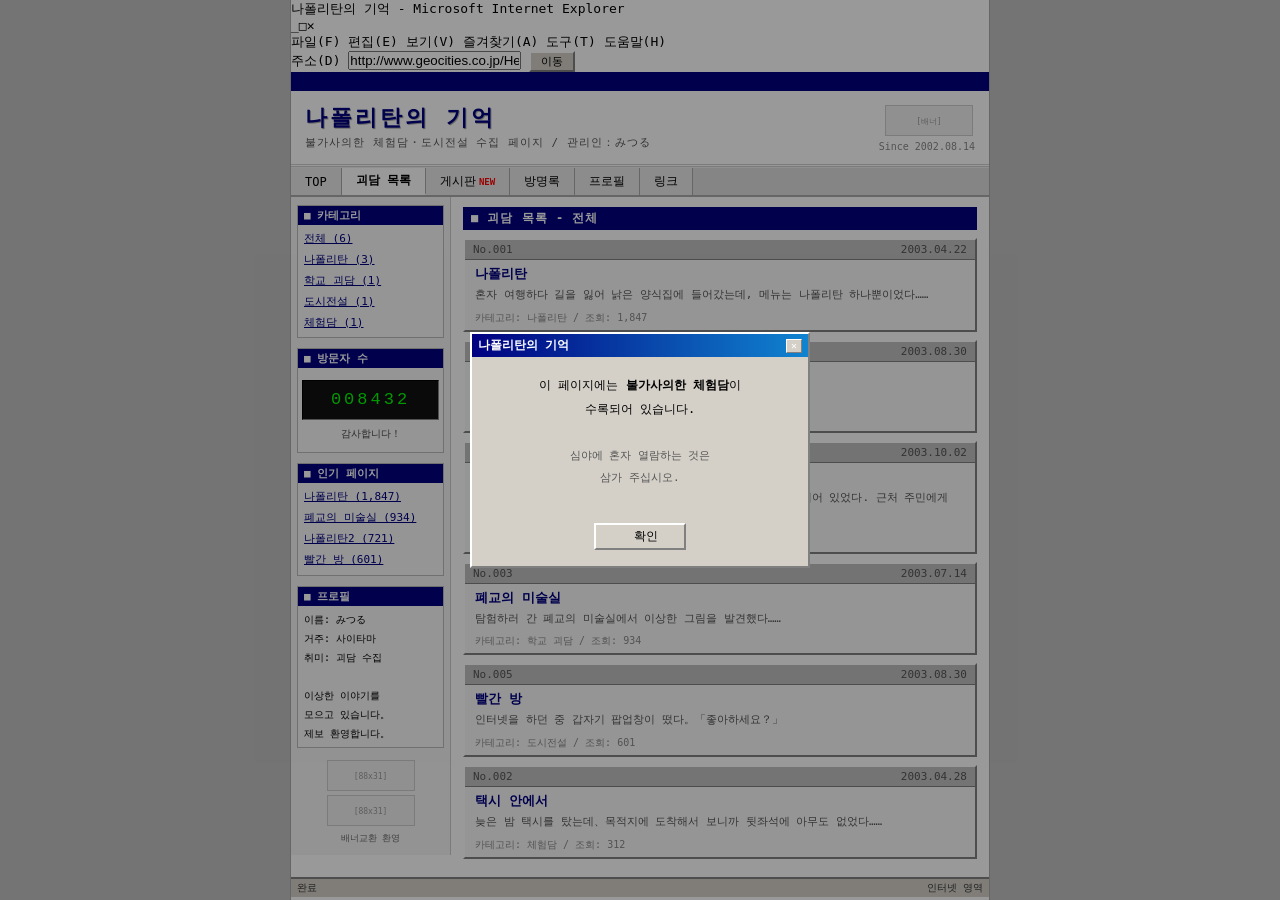
<file: 나폴리탄 테스트.html>
<!DOCTYPE html>
<html lang="ko">
<head>
<meta charset="UTF-8">
<title>나폴리탄의 기억 - 불가사의 체험담 모음</title>
<style>
/* ===== 기본 리셋 & 2000년대 기반 ===== */
* { margin:0; padding:0; box-sizing:border-box; }

body {
  background-color: #c0c0c0;
  font-family: 'MS Gothic', 'ＭＳ ゴシック', 'Meiryo', monospace;
  font-size: 13px;
  color: #000;
  min-height: 100vh;
}

/* 팝업 스타일 알림창 */
#popup-overlay {
  display: none;
  position: fixed;
  top: 0; left: 0; right: 0; bottom: 0;
  background: rgba(0,0,0,0.4);
  z-index: 9999;
  align-items: center;
  justify-content: center;
}
#popup-overlay.show { display: flex; }
.popup-window {
  background: #d4d0c8;
  border: 2px solid;
  border-color: #fff #808080 #808080 #fff;
  width: 340px;
  font-family: 'MS Gothic', monospace;
  font-size: 12px;
}
.popup-titlebar {
  background: linear-gradient(to right, #000080, #1084d0);
  color: #fff;
  padding: 3px 6px;
  display: flex;
  justify-content: space-between;
  align-items: center;
  font-size: 12px;
  font-weight: bold;
}
.popup-close {
  background: #d4d0c8;
  border: 1px solid;
  border-color: #fff #808080 #808080 #fff;
  width: 16px; height: 14px;
  font-size: 10px;
  cursor: pointer;
  display: flex; align-items: center; justify-content: center;
  line-height: 1;
}
.popup-body { padding: 16px; text-align: center; line-height: 2; }
.popup-btn {
  background: #d4d0c8;
  border: 2px solid;
  border-color: #fff #808080 #808080 #fff;
  padding: 3px 20px;
  font-family: inherit;
  font-size: 12px;
  cursor: pointer;
  margin-top: 10px;
}
.popup-btn:active { border-color: #808080 #fff #fff #808080; }

/* ===== 메인 래퍼 ===== */
#win {
  background: #fff;
  max-width: 700px;
  margin: 0 auto;
  border-left: 1px solid #aaa;
  border-right: 1px solid #aaa;
  min-height: 100vh;
}
#browser-body { background: #fff; }

/* 마퀴 배너 */
#banner {
  background: #000080;
  color: #ffff00;
  padding: 2px 0;
  font-size: 11px;
  overflow: hidden;
  white-space: nowrap;
}
.marquee-text {
  display: inline-block;
  animation: marquee 20s linear infinite;
  padding-left: 100%;
}
@keyframes marquee {
  from { transform: translateX(0); }
  to { transform: translateX(-100%); }
}

/* 페이지 헤더 */
#page-header {
  background: #fff;
  padding: 12px 14px 8px;
  border-bottom: 3px double #ccc;
}
#site-name {
  font-size: 22px;
  font-weight: bold;
  color: #000080;
  letter-spacing: 3px;
  margin-bottom: 2px;
  text-shadow: 1px 1px 0 #aaa;
}
#site-desc {
  font-size: 11px;
  color: #555;
  letter-spacing: 1px;
}
.blink { animation: blink 1s step-end infinite; }
@keyframes blink { 50% { opacity: 0; } }

/* 상단 네비 */
#topnav {
  background: #ddd;
  border-bottom: 2px solid #aaa;
  border-top: 1px solid #eee;
  display: flex;
  padding: 0;
}
.nav-btn {
  padding: 4px 14px;
  font-size: 12px;
  font-family: inherit;
  background: #e8e8e8;
  border: none;
  border-right: 1px solid #aaa;
  cursor: pointer;
  color: #000;
}
.nav-btn:hover { background: #000080; color: #fff; }
.nav-btn.active {
  background: #fff;
  font-weight: bold;
  border-bottom: 2px solid #fff;
}
.nav-btn .new-mark {
  color: #f00;
  font-size: 9px;
  font-weight: bold;
  margin-left: 3px;
  animation: blink 0.8s step-end infinite;
}

/* 레이아웃 */
#layout {
  display: flex;
  align-items: flex-start;
}

/* 사이드바 */
#sidebar {
  width: 160px;
  flex-shrink: 0;
  background: #f4f4f4;
  border-right: 1px solid #ccc;
  padding: 8px 6px;
  min-height: 600px;
}
.sb-section {
  border: 1px solid #bbb;
  background: #f8f8f8;
  margin-bottom: 10px;
}
.sb-head {
  background: #000080;
  color: #fff;
  padding: 2px 6px;
  font-size: 11px;
  font-weight: bold;
}
.sb-content {
  padding: 4px 6px;
  font-size: 11px;
  line-height: 2;
}
.sb-content a, .sb-link {
  display: block;
  color: #000080;
  text-decoration: underline;
  cursor: pointer;
  font-size: 11px;
  line-height: 1.9;
}
.sb-content a:hover, .sb-link:hover { color: #f00; background: #ffffcc; }
.sb-content a.active-link { color: #f00; font-weight: bold; }

.counter-display {
  font-family: 'Courier New', monospace;
  font-size: 17px;
  background: #111;
  color: #00ff00;
  padding: 2px 4px;
  letter-spacing: 3px;
  display: block;
  text-align: center;
  margin: 4px 0;
  border: 1px inset #333;
}

/* 메인 영역 */
#main {
  flex: 1;
  min-width: 0;
  padding: 10px 12px;
  background: #fff;
}

/* 페이지들 */
.page { display: none; }
.page.active { display: block; }

/* 섹션 헤더 */
.sec-head {
  background: #000080;
  color: #fff;
  padding: 3px 8px;
  font-size: 12px;
  font-weight: bold;
  margin-bottom: 8px;
  letter-spacing: 1px;
}
.sec-head2 {
  background: #808080;
  color: #fff;
  padding: 2px 8px;
  font-size: 11px;
  margin: 12px 0 6px;
}

/* TOP 페이지 */
.update-table {
  width: 100%;
  border-collapse: collapse;
  font-size: 11px;
  margin-bottom: 12px;
}
.update-table tr { border-bottom: 1px dotted #ccc; }
.update-table td { padding: 3px 6px; }
.update-table .dt { color: #000080; font-weight: bold; white-space: nowrap; width: 90px; }
.new-badge {
  background: #f00;
  color: #fff;
  font-size: 9px;
  padding: 0 3px;
  font-weight: bold;
  margin-left: 4px;
  vertical-align: middle;
}

.intro-box {
  border: 1px solid #ccc;
  background: #fffff8;
  padding: 8px 10px;
  font-size: 12px;
  line-height: 2;
  color: #222;
  margin-bottom: 12px;
}

/* 괴담 목록 */
.story-list-item {
  border: 2px solid;
  border-color: #fff #808080 #808080 #fff;
  background: #f8f8f8;
  margin-bottom: 8px;
  cursor: pointer;
  transition: none;
}
.story-list-item:hover { background: #ffffcc; }
.story-list-item .sl-head {
  background: #c0c0c0;
  border-bottom: 1px solid #808080;
  padding: 3px 8px;
  display: flex;
  justify-content: space-between;
  font-size: 11px;
}
.sl-no { color: #555; }
.sl-date { color: #555; }
.story-list-item .sl-title {
  padding: 5px 10px 3px;
  font-weight: bold;
  font-size: 13px;
  color: #000080;
}
.story-list-item:hover .sl-title { color: #f00; text-decoration: underline; }
.story-list-item .sl-preview {
  padding: 0 10px 6px;
  font-size: 11px;
  color: #555;
  line-height: 1.7;
}
.story-list-item .sl-tags {
  padding: 0 10px 5px;
  font-size: 10px;
  color: #888;
}

/* 괴담 본문 */
.story-body-wrap {
  border: 1px solid #ccc;
  background: #fffff8;
  padding: 12px 14px;
  font-size: 13px;
  line-height: 2.4;
  color: #111;
  margin-bottom: 14px;
}
.story-body-wrap p {
  margin-bottom: 10px;
  text-indent: 1em;
}
.story-body-wrap p.no-indent { text-indent: 0; }
.story-body-wrap .dialog {
  text-indent: 0;
  margin-left: 1em;
}
.story-body-wrap .footnote {
  font-size: 11px;
  color: #888;
  border-top: 1px dotted #ccc;
  padding-top: 6px;
  margin-top: 10px;
  text-indent: 0;
}

/* 댓글 */
.comment-form-box {
  border: 1px solid #ccc;
  background: #f8f8f8;
  padding: 8px 10px;
  margin-bottom: 12px;
}
.comment-form-box input[type=text],
.comment-form-box textarea {
  width: 100%;
  border: 2px solid;
  border-color: #808080 #fff #fff #808080;
  background: #fff;
  font-family: inherit;
  font-size: 12px;
  padding: 3px 4px;
  margin-bottom: 5px;
  resize: vertical;
}
.comment-form-box textarea { height: 60px; }
.form-row { display: flex; gap: 6px; align-items: center; margin-bottom: 5px; }
.form-row label { font-size: 11px; white-space: nowrap; width: 50px; }
.form-row input { flex: 1; }
.win-btn {
  background: #d4d0c8;
  border: 2px solid;
  border-color: #fff #808080 #808080 #fff;
  padding: 3px 14px;
  font-family: inherit;
  font-size: 12px;
  cursor: pointer;
}
.win-btn:active { border-color: #808080 #fff #fff #808080; }
.win-btn:hover { background: #c0c0c0; }

.comment-item {
  border-bottom: 1px dotted #bbb;
  padding: 7px 0;
  font-size: 12px;
  line-height: 1.9;
}
.comment-item:last-child { border-bottom: none; }
.c-meta { font-size: 10px; color: #666; margin-bottom: 2px; }
.c-name { font-weight: bold; color: #000080; margin-right: 8px; }
.c-date { color: #999; }
.c-body { color: #222; }
.c-admin { color: #880000; font-weight: bold; }

/* 방명록 */
.gb-entry {
  border: 2px solid;
  border-color: #fff #808080 #808080 #fff;
  background: #fffff8;
  padding: 8px 10px;
  margin-bottom: 8px;
  font-size: 12px;
  line-height: 1.9;
}
.gb-meta { font-size: 10px; color: #777; margin-bottom: 3px; }
.gb-name-label { font-weight: bold; color: #000080; }
.gb-reply {
  margin-top: 6px;
  padding: 5px 8px;
  background: #f0f0f0;
  border-left: 3px solid #000080;
  font-size: 11px;
  color: #333;
}
.gb-reply .reply-label { color: #880000; font-weight: bold; font-size: 10px; }

/* 프로필 */
.profile-table {
  border-collapse: collapse;
  font-size: 12px;
  margin-bottom: 12px;
}
.profile-table td {
  padding: 5px 10px;
  border-bottom: 1px dotted #ccc;
  vertical-align: top;
}
.profile-table td:first-child {
  color: #000080;
  font-weight: bold;
  white-space: nowrap;
  width: 80px;
  background: #f0f0f0;
}

/* 링크 */
.link-item {
  border: 2px solid;
  border-color: #fff #808080 #808080 #fff;
  background: #f8f8f8;
  padding: 6px 10px;
  margin-bottom: 6px;
  font-size: 12px;
}
.link-item .link-name { font-weight: bold; color: #000080; text-decoration: underline; cursor: pointer; }
.link-item .link-name:hover { color: #f00; }
.link-item .link-desc { font-size: 11px; color: #555; margin-top: 2px; }
.link-item .link-url { font-size: 10px; color: #888; margin-top: 1px; }

/* 스테이터스바 */
#statusbar {
  background: #d4d0c8;
  border-top: 2px solid;
  border-color: #808080 #fff #fff #808080;
  padding: 2px 6px;
  font-size: 10px;
  color: #333;
  display: flex;
  justify-content: space-between;
}

/* 뒤로가기 버튼 */
.back-btn {
  background: #d4d0c8;
  border: 2px solid;
  border-color: #fff #808080 #808080 #fff;
  padding: 2px 10px;
  font-family: inherit;
  font-size: 11px;
  cursor: pointer;
  margin-bottom: 10px;
}
.back-btn:active { border-color: #808080 #fff #fff #808080; }
.back-btn:hover { background: #c0c0c0; }

/* 이미지 깨진 박스 */
.broken-img {
  display: inline-block;
  border: 1px solid #ccc;
  background: #f0f0f0;
  width: 88px; height: 31px;
  font-size: 8px; color: #999;
  text-align: center; line-height: 31px;
  vertical-align: middle;
  margin: 2px;
}

hr.fancy {
  border: none;
  border-top: 1px solid #ccc;
  margin: 10px 0;
}
hr.double {
  border: none;
  border-top: 3px double #aaa;
  margin: 12px 0;
}
</style>
</head>
<body>

<!-- 팝업 (방문시 안내) -->
<div id="popup-overlay" class="show">
  <div class="popup-window">
    <div class="popup-titlebar">
      <span>나폴리탄의 기억</span>
      <span class="popup-close" onclick="closePopup()">✕</span>
    </div>
    <div class="popup-body">
      <p>이 페이지에는 <strong>불가사의한 체험담</strong>이<br>수록되어 있습니다.</p>
      <br>
      <p style="font-size:11px; color:#555;">심야에 혼자 열람하는 것은<br>삼가 주십시오.</p>
      <br>
      <button class="popup-btn" onclick="closePopup()">　확인　</button>
    </div>
  </div>
</div>

<!-- 브라우저 윈도우 -->
<div id="win">
  <div id="titlebar">
    <span>나폴리탄의 기억 - Microsoft Internet Explorer</span>
    <div class="win-btns">
      <span>_</span><span>□</span><span>✕</span>
    </div>
  </div>

  <div id="menubar">
    <span>파일(F)</span>
    <span>편집(E)</span>
    <span>보기(V)</span>
    <span>즐겨찾기(A)</span>
    <span>도구(T)</span>
    <span>도움말(H)</span>
  </div>

  <div id="addrbar">
    <span class="label">주소(D)</span>
    <input id="addrbox" type="text" value="http://www.geocities.co.jp/Heartland-Cosmos/7734/" readonly>
    <button class="win-btn" style="padding:1px 10px; font-size:11px;">이동</button>
  </div>

  <div id="browser-body">

    <!-- 마퀴 배너 -->
    <div id="banner">
      <span class="marquee-text">
        ★ 링크는 자유입니다 환영합니다 ★ 투고도 기다리고 있어요 ★ 최종 업데이트 2003.10.02 ★ 총 방문자 수 8,432명 감사합니다！ ★ 이상한 체험담 있으면 게시판에 써주세요 ★
      </span>
    </div>

    <!-- 페이지 헤더 -->
    <div id="page-header">
      <div style="display:flex; justify-content:space-between; align-items:flex-start;">
        <div>
          <div id="site-name">나폴리탄의 기억</div>
          <div id="site-desc">불가사의한 체험담・도시전설 수집 페이지 / 관리인：みつる</div>
        </div>
        <div style="text-align:right; font-size:10px; color:#888; line-height:1.8;">
          <span class="broken-img">[배너]</span><br>
          Since 2002.08.14
        </div>
      </div>
    </div>

    <!-- 탭 네비 -->
    <div id="topnav">
      <button class="nav-btn active" onclick="showPage('top', this)">TOP</button>
      <button class="nav-btn" onclick="showPage('stories', this)">괴담 목록</button>
      <button class="nav-btn" onclick="showPage('bbs', this)">게시판<span class="new-mark">NEW</span></button>
      <button class="nav-btn" onclick="showPage('guestbook', this)">방명록</button>
      <button class="nav-btn" onclick="showPage('profile', this)">프로필</button>
      <button class="nav-btn" onclick="showPage('links', this)">링크</button>
    </div>

    <div id="layout">
      <!-- 사이드바 -->
      <div id="sidebar">
        <div class="sb-section">
          <div class="sb-head">■ 카테고리</div>
          <div class="sb-content">
            <span class="sb-link" onclick="showStoryList('all')">전체 (6)</span>
            <span class="sb-link" onclick="showStoryList('napolitan')">나폴리탄 (3)</span>
            <span class="sb-link" onclick="showStoryList('school')">학교 괴담 (1)</span>
            <span class="sb-link" onclick="showStoryList('urban')">도시전설 (1)</span>
            <span class="sb-link" onclick="showStoryList('experience')">체험담 (1)</span>
          </div>
        </div>

        <div class="sb-section">
          <div class="sb-head">■ 방문자 수</div>
          <div class="sb-content" style="text-align:center; padding:8px 4px;">
            <span class="counter-display" id="counter">008432</span>
            <div style="font-size:10px; color:#444; margin-top:2px;">감사합니다！</div>
          </div>
        </div>

        <div class="sb-section">
          <div class="sb-head">■ 인기 페이지</div>
          <div class="sb-content">
            <span class="sb-link" onclick="openStory(0)">나폴리탄 (1,847)</span>
            <span class="sb-link" onclick="openStory(3)">폐교의 미술실 (934)</span>
            <span class="sb-link" onclick="openStory(1)">나폴리탄2 (721)</span>
            <span class="sb-link" onclick="openStory(4)">빨간 방 (601)</span>
          </div>
        </div>

        <div class="sb-section">
          <div class="sb-head">■ 프로필</div>
          <div class="sb-content" style="font-size:10px; line-height:1.9;">
            이름: みつる<br>
            거주: 사이타마<br>
            취미: 괴담 수집<br>
            <br>
            이상한 이야기를<br>
            모으고 있습니다。<br>
            제보 환영합니다。
          </div>
        </div>

        <div style="text-align:center; font-size:10px; color:#666; margin-top:6px; line-height:1.9;">
          <span class="broken-img">[88x31]</span><br>
          <span class="broken-img">[88x31]</span><br>
          <span style="font-size:9px;">배너교환 환영</span>
        </div>
      </div>

      <!-- 메인 영역 -->
      <div id="main">

        <!-- TOP 페이지 -->
        <div class="page active" id="page-top">
          <div class="sec-head">■ 이 사이트에 대해서</div>
          <div class="intro-box">
            방문해 주셔서 감사합니다。<br>
            여기는 제가 수집한 불가사의한 이야기・체험담을 올려두는 개인 페이지입니다。<br>
            주로 친구나 인터넷에서 수집한 이야기를 정리하고 있어요。<br>
            투고・링크 모두 자유입니다。 수상한 이야기가 있으면 게시판에 써주세요。
            <br><br>
            <span class="blink" style="color:#f00;">★</span> 심야에 혼자 읽는 것은 삼가 주십시오。
          </div>

          <div class="sec-head">■ 업데이트 정보</div>
          <table class="update-table">
            <tr><td class="dt">2003.10.02</td><td>나폴리탄 3화 추가했습니다 <span class="new-badge">NEW</span></td></tr>
            <tr><td class="dt">2003.09.17</td><td>게시판 리뉴얼、댓글 기능 추가</td></tr>
            <tr><td class="dt">2003.08.30</td><td>나폴리탄 2화、폐교 이야기 추가</td></tr>
            <tr><td class="dt">2003.07.14</td><td>빨간 방、체험담 2편 추가</td></tr>
            <tr><td class="dt">2003.06.02</td><td>카테고리 정리했습니다</td></tr>
            <tr><td class="dt">2003.04.18</td><td>사이트 개설 1주년！ 감사합니다</td></tr>
          </table>

          <div class="sec-head">■ 최신 괴담</div>
          <div class="story-list-item" onclick="openStory(2)">
            <div class="sl-head"><span class="sl-no">No.006</span><span class="sl-date">2003.10.02 <span class="new-badge">NEW</span></span></div>
            <div class="sl-title">나폴리탄 ～마지막 이야기～</div>
            <div class="sl-preview">그 가게에 다시 가봤다. 하지만 가게는 이미 없었고 빈 땅이 되어 있었다. 근처 주민에게 물어보니……</div>
            <div class="sl-tags">카테고리: 나폴리탄 / 조회: 203</div>
          </div>
          <div class="story-list-item" onclick="openStory(0)">
            <div class="sl-head"><span class="sl-no">No.001</span><span class="sl-date">2003.04.22</span></div>
            <div class="sl-title">나폴리탄</div>
            <div class="sl-preview">혼자 여행하다 길을 잃어 낡은 양식집에 들어갔는데, 메뉴는 나폴리탄 하나뿐이었다……</div>
            <div class="sl-tags">카테고리: 나폴리탄 / 조회: 1,847</div>
          </div>

          <hr class="fancy">
          <div style="text-align:center; font-size:11px; color:#555; margin-top:8px;">
            <span class="broken-img">[GIF]</span>
            <span class="broken-img">[GIF]</span>
            <span class="broken-img">[GIF]</span>
          </div>
        </div>

        <!-- 괴담 목록 -->
        <div class="page" id="page-stories">
          <div class="sec-head" id="story-list-head">■ 괴담 목록 - 전체</div>
          <div id="story-list-view"></div>

          <!-- 괴담 본문 뷰 -->
          <div id="story-detail-view" style="display:none;">
            <button class="back-btn" onclick="backToList()">◀ 목록으로 돌아가기</button>
            <div id="story-detail-content"></div>
          </div>
        </div>

        <!-- 게시판 -->
        <div class="page" id="page-bbs">
          <div class="sec-head">■ 자유 게시판</div>
          <div class="intro-box" style="margin-bottom:10px; font-size:11px;">
            이상한 체험담、들은 괴담、뭐든지 자유롭게 써주세요。<br>
            개인정보（이름、주소 등）는 절대 쓰지 마세요。
          </div>

          <div class="comment-form-box">
            <div class="sec-head2" style="margin-top:0;">글 쓰기</div>
            <div class="form-row"><label>이름</label><input type="text" id="bbs-name" placeholder="닉네임 (익명 가능)" maxlength="20"></div>
            <div class="form-row" style="align-items:flex-start;"><label style="padding-top:3px;">내용</label><textarea id="bbs-body" placeholder="여기에 써주세요…" style="width:100%; flex:1;"></textarea></div>
            <div style="text-align:right;"><button class="win-btn" onclick="postBbs()">　투고　</button></div>
          </div>

          <div class="sec-head2" style="margin-top:0;">■ 최근 투고</div>
          <div id="bbs-list"></div>
        </div>

        <!-- 방명록 -->
        <div class="page" id="page-guestbook">
          <div class="sec-head">■ 방명록</div>
          <div class="intro-box" style="margin-bottom:10px; font-size:11px;">
            방문 기념으로 한마디 남겨주세요。URL도 환영합니다。
          </div>

          <div class="comment-form-box">
            <div class="sec-head2" style="margin-top:0;">방명록 쓰기</div>
            <div class="form-row"><label>이름</label><input type="text" id="gb-name" placeholder="닉네임" maxlength="20"></div>
            <div class="form-row"><label>홈페이지</label><input type="text" id="gb-url" placeholder="http://" maxlength="80"></div>
            <div class="form-row" style="align-items:flex-start;"><label style="padding-top:3px;">메시지</label><textarea id="gb-body" placeholder="메시지를 입력해주세요…" style="width:100%; flex:1;"></textarea></div>
            <div style="text-align:right;"><button class="win-btn" onclick="postGuestbook()">　보내기　</button></div>
          </div>

          <div id="gb-list"></div>
        </div>

        <!-- 프로필 -->
        <div class="page" id="page-profile">
          <div class="sec-head">■ 관리인 프로필</div>
          <table class="profile-table">
            <tr><td>이름</td><td>みつる（미츠루）</td></tr>
            <tr><td>거주지</td><td>사이타마현</td></tr>
            <tr><td>나이</td><td>비공개</td></tr>
            <tr><td>취미</td><td>괴담 수집、인터넷、야구 관람</td></tr>
            <tr><td>좋아하는 것</td><td>나폴리탄 (웃음) 、 심야방송</td></tr>
            <tr><td>사이트 개설</td><td>2002년 8월 14일</td></tr>
            <tr><td>사용 중인 것</td><td>Geocities Japan / IE6 / Windows XP</td></tr>
          </table>
          <div class="intro-box">
            처음에는 그냥 취미로 시작했는데, 어느새 꽤 많이 모였네요。<br>
            친구한테서 들은 나폴리탄 이야기가 계기였어요。<br>
            제보나 링크 신청은 게시판이나 메일로 해주세요。<br>
            <br>
            잘 부탁드립니다。
            <div style="text-align:right; margin-top:6px; font-size:11px; color:#888;">みつる</div>
          </div>
        </div>

        <!-- 링크 -->
        <div class="page" id="page-links">
          <div class="sec-head">■ 링크 모음</div>
          <div style="font-size:11px; color:#555; margin-bottom:10px; line-height:1.9;">
            관련 사이트를 모아두었습니다。링크 신청은 게시판으로 해주세요。<br>
            상호링크 환영합니다！
          </div>

          <div class="sec-head2" style="margin-top:0;">◎ 괴담・공포 사이트</div>
          <div class="link-item">
            <div class="link-name" onclick="showPopupMsg('외부 링크는 지원되지 않습니다。')">학교 이야기 모음</div>
            <div class="link-desc">전국 학교 괴담 데이터베이스。분류가 잘 되어 있어서 찾기 쉬워요。</div>
            <div class="link-url">http://www.geocities.co.jp/school-kaidan/</div>
          </div>
          <div class="link-item">
            <div class="link-name" onclick="showPopupMsg('외부 링크는 지원되지 않습니다。')">도시전설 아카이브</div>
            <div class="link-desc">일본 도시전설을 철저하게 수집한 사이트。빨간 방 관련 정보도 있어요。</div>
            <div class="link-url">http://www.infoseek.co.jp/~toshidensetsu/</div>
          </div>
          <div class="link-item">
            <div class="link-name" onclick="showPopupMsg('외부 링크는 지원되지 않습니다。')">심령사진 게시판</div>
            <div class="link-desc">심령사진 전문 게시판。투고수가 많아서 퀄리티 높은 것도 있어요。</div>
            <div class="link-url">http://bbs.geocities.jp/shinrei-photo/</div>
          </div>

          <div class="sec-head2">◎ 친구 사이트</div>
          <div class="link-item">
            <div class="link-name" onclick="showPopupMsg('외부 링크는 지원되지 않습니다。')">みゆきのおへや</div>
            <div class="link-desc">중학교 때 친구 みゆき의 페이지。일상과 좋아하는 음악에 대해서。</div>
            <div class="link-url">http://www.geocities.co.jp/Milkyway/miyuki_room/</div>
          </div>
          <div class="link-item">
            <div class="link-name" onclick="showPopupMsg('외부 링크는 지원되지 않습니다。')">たろうのゲームページ</div>
            <div class="link-desc">게임 공략 정보 사이트。RPG 중심으로 자세하게 써져 있어요。</div>
            <div class="link-url">http://hp.vector.co.jp/authors/taro_game/</div>
          </div>

          <hr class="fancy">
          <div style="font-size:11px; color:#555; margin-top:6px;">
            링크 신청은 <span class="sb-link" style="display:inline;" onclick="showPage('bbs', document.querySelectorAll('.nav-btn')[2])">게시판</span>으로 해주세요。상호링크 환영합니다。<br>
            배너 사이즈: 88×31 픽셀
          </div>
        </div>

      </div><!-- /main -->
    </div><!-- /layout -->

    <div id="statusbar">
      <span id="status-text">완료</span>
      <span>인터넷 영역</span>
    </div>

  </div><!-- /browser-body -->
</div><!-- /win -->

<script>
// ===== 데이터 =====
const stories = [
  {
    id: 0,
    no: 'No.001',
    title: '나폴리탄',
    date: '2003.04.22',
    category: 'napolitan',
    views: 1847,
    preview: '혼자 여행하다 길을 잃어 낡은 양식집에 들어갔는데, 메뉴는 나폴리탄 하나뿐이었다……',
    body: `
      <p class="no-indent">이건 내가 직접 겪은 일이야。</p>
      <p>대학교 때、혼자 배낭여행을 하다가 길을 잃었어。낯선 시골 마을이었는데 날도 저물어가고 배도 고파서 어떻게든 가게를 찾아야 했어。</p>
      <p>골목을 몇 개 지나다 보니까 작은 양식집이 있었어。간판은 반쯤 떨어져 있어서 뭐라고 쓰여 있는지도 모르겠고、창문은 기름때인지 뿌옇게 되어 있어서 안이 잘 안 보였어。</p>
      <p>그래도 배가 너무 고파서 들어갔어。</p>
      <p>안에는 아무도 없었어。손님도、종업원도。그냥 오래된 테이블 몇 개랑 의자만 있었어。조명도 어두컴컴해서 제대로 안 보일 정도였어。</p>
      <p>「저기요—」하고 불렀더니 안쪽 주방에서 나이 든 아저씨가 나왔어。별로 반가워하는 표정도 아니었고、그냥 「뭐 드실래요」라고 물어봤어。</p>
      <p>메뉴판을 받았는데 글자가 거의 다 지워져 있었어。그나마 읽을 수 있는 건 딱 하나였어。</p>
      <p class="dialog">「나폴리탄」</p>
      <p>어쩔 수 없이 그걸 시켰어。</p>
      <p>금방 나왔어。평범한 나폴리탄이었어。케첩 소스에 스파게티、위에 소시지랑 피망이 올라있는。</p>
      <p>먹어봤더니 맛있었어。근데 뭔가 이상하게 맛있었어。케첩 맛인데 어딘가 다른 맛이 섞여있는 것 같은。뭔지는 모르겠는데。</p>
      <p>다 먹고 나서 계산하려고 카운터에 갔더니 아저씨가 없었어。「저기요—」하고 불러도 대답이 없어。</p>
      <p>할 수 없이 주방 쪽을 들여다봤어。</p>
      <p>그때 바닥에 뭔가 빨간 게 번져 있는 걸 봤어。처음엔 케첩이라고 생각했어。근데 이상하게 선명한 색이었어。그리고 따뜻해 보였어。</p>
      <p>그게 뭔지、지금도 생각하고 싶지 않아。</p>
      <p>나는 그냥 가게를 뛰쳐나왔어。돈도 안 내고。</p>
      <p>나중에 그 마을 사람들한테 그 가게 이야기를 했더니 아무도 모른다고 했어。그 골목에 양식집 같은 건 없다고。</p>
    `,
    comments: [
      { name: 'ゆかり', date: '2003.04.23', body: '읽었어요... 왜인지 모르게 무서웠어요。케첩이 아니라는 게 확실한 건가요' },
      { name: '匿名', date: '2003.04.24', body: '비슷한 이야기를 전에 들은 적이 있어요。지역이 어디예요?' },
      { name: 'みつる（管理人）', date: '2003.04.24', body: '사이타마 북부쪽이에요。정확한 지명은 기억이 잘...', isAdmin: true },
      { name: 'たろう', date: '2003.05.01', body: '케첩이랑 색이 비슷하니까 실제로 봤을 때 구분이 어렵겠죠... 무섭다' },
      { name: 'みゆき', date: '2003.05.03', body: '친구한테도 보여줬는데 무서워하더라고요。나폴리탄 못 먹겠다고 (웃음)' },
    ]
  },
  {
    id: 1,
    no: 'No.004',
    title: '나폴리탄 2화 ～속편～',
    date: '2003.08.30',
    category: 'napolitan',
    views: 721,
    preview: '친구가 같은 마을에서 비슷한 경험을 했다고 연락이 왔다。',
    body: `
      <p class="no-indent">1화를 올린 지 얼마 안 됐을 때、친구한테서 메일이 왔어。</p>
      <p>「나 그 마을 알아。거기 작년에 갔었어。」</p>
      <p>깜짝 놀라서 바로 전화했어。</p>
      <p>친구 말로는、같은 마을에서 비슷한 경험을 했다고 했어。역시 낡은 양식집、역시 메뉴는 하나뿐、역시 나폴리탄이었대。</p>
      <p>근데 친구가 경험한 건 조금 달랐어。</p>
      <p>친구는 먹다가 중간에 이상한 걸 발견했대。면 사이에 뭔가 섞여 있었대。처음엔 소시지 조각인 줄 알았는데、잘 보니까 형태가 이상했대。</p>
      <p>손톱이었대。</p>
      <p>그 얘기를 듣고 나서 나도 밥을 제대로 못 먹었어。</p>
      <p>친구는 그때 주인 아저씨한테 화를 낼까 하다가、뭔지 모를 느낌이 들어서 그냥 조용히 나왔대。</p>
      <p>「그 아저씨 눈이 좀 이상했어。」</p>
      <p>친구는 그렇게 말했어。어떻게 이상했냐고 물었더니、</p>
      <p class="dialog">「웃고 있었어。내내。나를 계속 보면서。」</p>
      <p>전화를 끊고 나서 한동안 멍하니 있었어。</p>
    `,
    comments: [
      { name: '匿名', date: '2003.09.01', body: '손톱... 너무 무섭다。1화보다 더 직접적이네요' },
      { name: 'ゆかり', date: '2003.09.02', body: '계속 웃고 있었다는 게 제일 무서워요。밥 못 먹겠어요' },
      { name: 'みつる（管理人）', date: '2003.09.03', body: '저도 이 이야기 들은 이후로 나폴리탄을 한동안 못 먹었어요（웃음）', isAdmin: true },
    ]
  },
  {
    id: 2,
    no: 'No.006',
    title: '나폴리탄 ～마지막 이야기～',
    date: '2003.10.02',
    category: 'napolitan',
    views: 203,
    preview: '그 가게에 다시 가봤다. 하지만 가게는 이미 없었고 빈 땅이 되어 있었다. 근처 주민에게 물어보니……',
    body: `
      <p class="no-indent">용기를 내서 그 마을에 다시 가봤어。</p>
      <p>낮에、친구랑 같이。</p>
      <p>골목은 기억하고 있었어。하지만 가게는 없었어。빈 땅이 되어 있었어。잡초가 자라있고、콘크리트 바닥만 남아있었어。</p>
      <p>근처에서 산책 중인 할머니한테 물어봤어。</p>
      <p>「저기에 양식집 없었나요？」</p>
      <p>할머니는 잠시 생각하더니 말했어。</p>
      <p class="dialog">「거기요？ 거기는 옛날에 가게가 있었는데。아주 오래전 얘기예요。내가 어렸을 때。」</p>
      <p>할머니의 나이는 70은 넘어 보였어。</p>
      <p class="dialog">「그 가게、전쟁 때 없어졌어요。주인이 행방불명이 됐거든요。」</p>
      <p>행방불명。</p>
      <p>「그 전에도 좀 이상한 데가 있었다고 했어요。손님이 오면 꼭 나폴리탄만 내놓는다고、그것도 왜 그렇게 맛있는지 이상하다고 마을에서 소문이 났었다고 하더라고요。」</p>
      <p>할머니는 그 말을 끝으로 걸어가 버렸어。</p>
      <p>나는 그 빈 땅을 한동안 바라봤어。</p>
      <p>전쟁 때 없어진 가게。그런데 나는 분명히 거기서 밥을 먹었어。</p>
      <p>친구랑 나는 아무 말도 하지 않고 마을을 떠났어。</p>
      <p class="footnote">이 이야기는 이걸로 마무리하려고 해요。더 이상 파고들고 싶지 않아서。 — みつる</p>
    `,
    comments: []
  },
  {
    id: 3,
    no: 'No.003',
    title: '폐교의 미술실',
    date: '2003.07.14',
    category: 'school',
    views: 934,
    preview: '탐험하러 간 폐교의 미술실에서 이상한 그림을 발견했다……',
    body: `
      <p class="no-indent">중학교 3학년 여름방학 때、친구 셋이서 폐교에 탐험하러 갔어。</p>
      <p>그 학교는 10년 전에 폐교된 곳인데、마을에서 조금 떨어진 산 기슭에 있었어。낮인데도 어두침침하고 풀이 엄청 자라있었어。</p>
      <p>교실을 하나씩 돌아다니다가 미술실에 들어갔어。</p>
      <p>미술실에는 오래된 그림들이 벽에 그대로 붙어 있었어。대부분 색이 바래서 잘 안 보였는데、한 그림만 이상하게 선명했어。</p>
      <p>아이들이 운동장에서 노는 그림이었어。</p>
      <p>자세히 보니까 아이들이 전부 같은 방향을 보고 있었어。그림 밖을 향해서。그러니까、나를 향해서。</p>
      <p>근데 그게 문제가 아니었어。</p>
      <p>그림 한쪽 구석에、창문 밖에서 아이들을 보고 있는 어른 남자가 그려져 있었어。</p>
      <p>친구 중 한 명이 말했어。</p>
      <p class="dialog">「저 그림、아까는 어른 없었는데。」</p>
      <p>우리는 바로 도망쳤어。</p>
      <p>지금도 그 어른이 처음부터 있었는지、중간에 생긴 건지 모르겠어。</p>
    `,
    comments: [
      { name: '匿名', date: '2003.07.15', body: '그림이 바뀌었다는 게 사실이면 너무 무서운데요。사진은 없나요？' },
      { name: 'みつる（管理人）', date: '2003.07.16', body: '이건 친구한테 들은 이야기라서 사진은 없어요。그 친구도 무서워서 카메라 꺼낼 생각도 못 했다고 해요', isAdmin: true },
    ]
  },
  {
    id: 4,
    no: 'No.005',
    title: '빨간 방',
    date: '2003.08.30',
    category: 'urban',
    views: 601,
    preview: '인터넷을 하던 중 갑자기 팝업창이 떴다。「좋아하세요？」',
    body: `
      <p class="no-indent">이건 인터넷에서 떠도는 이야기야。</p>
      <p>어느 중학생이 인터넷을 하고 있는데 갑자기 팝업창이 떴대。</p>
      <p class="dialog">「좋아하세요？」</p>
      <p>닫으려고 했는데 닫히지 않았대。다시 팝업이 뜨더니、</p>
      <p class="dialog">「빨간 방은 좋아하세요？」</p>
      <p>또 닫으려고 했는데 안 닫혔대。계속 클릭해도 닫히지 않고 팝업이 점점 많아지더니、마지막에 한 문장이 떴대。</p>
      <p class="dialog">「좋아요。」</p>
      <p>그리고 화면이 꺼졌대。</p>
      <p>다음날 그 아이 방에 가봤더니 방 벽이 온통 빨갛게 칠해져 있었대。</p>
      <p>아이는 그 방 안에 있었대。</p>
      <p class="footnote">이건 2002년부터 인터넷에서 떠도는 이야기예요。실제로 비슷한 팝업을 본 사람이 있다는 보고도 있어요。 — みつる</p>
    `,
    comments: [
      { name: 'みゆき', date: '2003.09.01', body: '나도 이 팝업 봤다는 친구가 있어요！ 진짜로 존재하는 건가요' },
      { name: '匿名', date: '2003.09.05', body: '빨간 방 팝업 URL 아는 사람 있나요？（열지는 않을게요）' },
      { name: 'みつる（管理人）', date: '2003.09.06', body: 'URL은 모르겠어요。일부러 찾으려고 하지 않는 게 좋을 것 같아요...', isAdmin: true },
    ]
  },
  {
    id: 5,
    no: 'No.002',
    title: '택시 안에서',
    date: '2003.04.28',
    category: 'experience',
    views: 312,
    preview: '늦은 밤 택시를 탔는데、목적지에 도착해서 보니까 뒷좌석에 아무도 없었다……',
    body: `
      <p class="no-indent">이건 이모한테서 들은 이야기야。이모는 택시 기사거든。</p>
      <p>어느 날 늦은 밤、역 앞에서 손님을 태웠대。여자 손님이었는데、조용히 목적지를 말하고는 아무 말도 안 했대。</p>
      <p>목적지에 도착해서 「다 왔습니다」하고 돌아봤더니、뒷좌석에 아무도 없었대。</p>
      <p>이모는 처음엔 깜짝 놀랐는데、어떻게든 합리적인 설명을 찾으려고 했대。신호 대기 중에 몰래 내렸다던가、착각이었다던가。</p>
      <p>근데 목적지가 문제였어。</p>
      <p>손님이 말한 주소는 묘지였대。</p>
      <p>이모는 그 날 이후로 야간 운행은 하지 않는대。</p>
    `,
    comments: [
      { name: 'たろう', date: '2003.05.02', body: '묘지... 클리셰라고 생각하면서도 무섭네요。이모분은 그 후로 괜찮으세요？' },
      { name: 'みつる（管理人）', date: '2003.05.02', body: '이모는 지금도 낮에만 일한대요。이 이야기는 잘 안 하려고 한다고 했어요', isAdmin: true },
    ]
  },
];

// 초기 댓글 데이터 (스토리별)
const storyComments = {};
stories.forEach(s => { storyComments[s.id] = [...s.comments]; });

// 게시판 데이터
let bbsPosts = [
  { name: 'ゆかり', date: '2003.10.01 22:14', body: '나폴리탄 이야기 다 읽었어요。마지막 편이 제일 무서웠어요。그 할머니 말이 계속 머릿속에 맴돌아요。' },
  { name: '匿名', date: '2003.09.30 01:33', body: '저도 비슷한 경험이 있어요。모르는 식당에서 먹었는데 나중에 거기 가봤더니 건물이 없었어요。꿈이었는지도 모르겠지만 그 맛은 생생하게 기억나요。' },
  { name: 'たろう', date: '2003.09.28 19:45', body: '이 사이트 친구한테 소개받아서 왔어요。학교에서도 비슷한 이야기 도는데 지역에 따라 조금씩 다르네요。' },
  { name: '오빠가무서워', date: '2003.09.25 03:12', body: '새벽에 혼자 읽는거 아니었는데... 이제 어떡하죠' },
];

// 방명록 데이터
let gbEntries = [
  { name: 'みゆき', url: 'http://www.geocities.co.jp/miyuki/', date: '2003.09.29', body: '미츠루군！ 나폴리탄 3편 기다리고 있었어요~！ 마지막 이야기 무서웠어요。제 사이트에도 링크 걸어뒀어요。', reply: '미유키！ 고마워～。3편 드디어 올렸으니까 읽어봐 (웃음)　— みつる' },
  { name: 'ゆかり', url: '', date: '2003.09.20', body: '처음 왔어요。나폴리탄 이야기 너무 무서웠어요。이런 사이트를 찾고 있었어요！ 북마크 했어요！', reply: '방문 감사합니다！ 또 놀러오세요～　— みつる' },
  { name: '통행인', url: '', date: '2003.09.15', body: '링크 타고 왔어요。이런 수상한 이야기 모은 사이트 좋아해요。즐겨찾기 했습니다。', reply: '' },
  { name: 'たろう', url: 'http://hp.vector.co.jp/taro/', date: '2003.09.10', body: '게임 페이지 운영하는 타로예요。링크 신청해도 될까요？ 상호링크 부탁해요！', reply: '물론이죠！ 저도 링크 걸겠습니다　— みつる' },
];

// ===== 현재 상태 =====
let currentPage = 'top';
let currentStory = null;
let currentCategory = 'all';

// ===== 유틸 =====
function now() {
  const d = new Date();
  return `2003.${String(d.getMonth()+1).padStart(2,'0')}.${String(d.getDate()).padStart(2,'0')} ${String(d.getHours()).padStart(2,'0')}:${String(d.getMinutes()).padStart(2,'0')}`;
}
function nowDate() {
  const d = new Date();
  return `2003.${String(d.getMonth()+1).padStart(2,'0')}.${String(d.getDate()).padStart(2,'0')}`;
}

function setStatus(txt) {
  document.getElementById('status-text').textContent = txt;
}
function setAddr(url) {
  document.getElementById('addrbox').value = url;
}

// ===== 팝업 =====
function closePopup() {
  document.getElementById('popup-overlay').classList.remove('show');
}
function showPopupMsg(msg) {
  document.querySelector('.popup-body').innerHTML = `<p>${msg}</p><br><button class="popup-btn" onclick="closePopup()">　확인　</button>`;
  document.getElementById('popup-overlay').classList.add('show');
}

// ===== 페이지 전환 =====
function showPage(name, btn) {
  document.querySelectorAll('.page').forEach(p => p.classList.remove('active'));
  document.querySelectorAll('.nav-btn').forEach(b => b.classList.remove('active'));
  document.getElementById('page-' + name).classList.add('active');
  if (btn) btn.classList.add('active');

  currentPage = name;

  const urls = {
    top: 'http://www.geocities.co.jp/Heartland-Cosmos/7734/',
    stories: 'http://www.geocities.co.jp/Heartland-Cosmos/7734/stories.html',
    bbs: 'http://www.geocities.co.jp/Heartland-Cosmos/7734/bbs.html',
    guestbook: 'http://www.geocities.co.jp/Heartland-Cosmos/7734/guestbook.html',
    profile: 'http://www.geocities.co.jp/Heartland-Cosmos/7734/profile.html',
    links: 'http://www.geocities.co.jp/Heartland-Cosmos/7734/links.html',
  };
  setAddr(urls[name] || urls.top);
  setStatus('완료');

  if (name === 'stories') {
    showStoryList(currentCategory);
  }
  if (name === 'bbs') renderBbs();
  if (name === 'guestbook') renderGuestbook();
}

// ===== 괴담 목록 =====
function showStoryList(cat) {
  currentCategory = cat;
  document.getElementById('story-detail-view').style.display = 'none';
  const listEl = document.getElementById('story-list-view');
  listEl.style.display = 'block';

  const catNames = { all:'전체', napolitan:'나폴리탄', school:'학교 괴담', urban:'도시전설', experience:'체험담' };
  document.getElementById('story-list-head').textContent = `■ 괴담 목록 - ${catNames[cat] || '전체'}`;

  const filtered = cat === 'all' ? stories : stories.filter(s => s.category === cat);

  // 사이드바 링크 활성화
  document.querySelectorAll('.sb-link').forEach(l => l.style.fontWeight = '');

  listEl.innerHTML = filtered.map(s => `
    <div class="story-list-item" onclick="openStory(${s.id})">
      <div class="sl-head"><span class="sl-no">${s.no}</span><span class="sl-date">${s.date}</span></div>
      <div class="sl-title">${s.title}</div>
      <div class="sl-preview">${s.preview}</div>
      <div class="sl-tags">카테고리: ${catNames[s.category]} / 조회: ${s.views.toLocaleString()}</div>
    </div>
  `).join('');

  if (filtered.length === 0) {
    listEl.innerHTML = '<div style="padding:20px; text-align:center; color:#888; font-size:12px;">이 카테고리에는 아직 괴담이 없습니다。</div>';
  }

  // 페이지가 stories가 아니면 전환
  if (currentPage !== 'stories') {
    showPage('stories', document.querySelectorAll('.nav-btn')[1]);
  }
}

function openStory(id) {
  const s = stories.find(x => x.id === id);
  if (!s) return;
  s.views++;

  document.getElementById('story-list-view').style.display = 'none';
  const detail = document.getElementById('story-detail-view');
  detail.style.display = 'block';

  const comments = storyComments[id] || [];

  detail.querySelector('#story-detail-content').innerHTML = `
    <div style="margin-bottom:8px; display:flex; justify-content:space-between; align-items:center;">
      <div>
        <span style="font-size:11px; color:#555; margin-right:8px;">${s.no}</span>
        <span style="font-size:18px; font-weight:bold; color:#000080;">${s.title}</span>
      </div>
      <span style="font-size:10px; color:#888;">${s.date} / 조회: ${s.views.toLocaleString()}</span>
    </div>
    <hr class="fancy">
    <div class="story-body-wrap">${s.body}</div>

    <div class="sec-head">■ 댓글 (${comments.length})</div>
    <div id="comment-list-${id}" style="margin-bottom:10px;">${renderComments(id)}</div>

    <div class="comment-form-box">
      <div class="sec-head2" style="margin-top:0;">댓글 쓰기</div>
      <div class="form-row"><label>이름</label><input type="text" id="cmt-name-${id}" placeholder="닉네임 (익명 가능)" maxlength="20"></div>
      <div class="form-row" style="align-items:flex-start;"><label style="padding-top:3px;">내용</label><textarea id="cmt-body-${id}" placeholder="댓글을 입력해주세요…" style="width:100%; flex:1; height:60px;"></textarea></div>
      <div style="text-align:right;"><button class="win-btn" onclick="postComment(${id})">　투고　</button></div>
    </div>
  `;

  if (currentPage !== 'stories') {
    showPage('stories', document.querySelectorAll('.nav-btn')[1]);
  }

  setAddr(`http://www.geocities.co.jp/Heartland-Cosmos/7734/story${id+1}.html`);
  setStatus(`${s.title} - 로딩 완료`);
}

function renderComments(id) {
  const comments = storyComments[id] || [];
  if (comments.length === 0) return '<div style="color:#888; font-size:11px; padding:8px 0;">아직 댓글이 없습니다。첫 댓글을 남겨주세요！</div>';
  return comments.map(c => `
    <div class="comment-item">
      <div class="c-meta">
        <span class="c-name ${c.isAdmin ? 'c-admin' : ''}">${c.name}${c.isAdmin ? '（관리인）' : ''}</span>
        <span class="c-date">${c.date}</span>
      </div>
      <div class="c-body">${c.body}</div>
    </div>
  `).join('');
}

function postComment(id) {
  const name = document.getElementById(`cmt-name-${id}`).value.trim() || '匿名';
  const body = document.getElementById(`cmt-body-${id}`).value.trim();
  if (!body) { showPopupMsg('내용을 입력해주세요。'); return; }

  storyComments[id].push({ name, date: nowDate(), body });
  document.getElementById(`cmt-body-${id}`).value = '';
  document.getElementById(`cmt-name-${id}`).value = '';
  document.getElementById(`comment-list-${id}`).innerHTML = renderComments(id);

  // 댓글 수 업데이트
  const head = document.querySelector('#story-detail-content .sec-head');
  if (head) head.textContent = `■ 댓글 (${storyComments[id].length})`;
}

function backToList() {
  document.getElementById('story-detail-view').style.display = 'none';
  document.getElementById('story-list-view').style.display = 'block';
  setAddr('http://www.geocities.co.jp/Heartland-Cosmos/7734/stories.html');
  setStatus('완료');
}

// ===== 게시판 =====
function renderBbs() {
  document.getElementById('bbs-list').innerHTML = bbsPosts.slice().reverse().map((p, i) => `
    <div class="comment-item">
      <div class="c-meta">
        <span class="c-name">${p.name}</span>
        <span class="c-date">${p.date}</span>
      </div>
      <div class="c-body">${p.body}</div>
    </div>
  `).join('');
}

function postBbs() {
  const name = document.getElementById('bbs-name').value.trim() || '匿名';
  const body = document.getElementById('bbs-body').value.trim();
  if (!body) { showPopupMsg('내용을 입력해주세요。'); return; }
  bbsPosts.push({ name, date: now(), body });
  document.getElementById('bbs-body').value = '';
  document.getElementById('bbs-name').value = '';
  renderBbs();
}

// ===== 방명록 =====
function renderGuestbook() {
  document.getElementById('gb-list').innerHTML = gbEntries.slice().reverse().map(e => `
    <div class="gb-entry">
      <div class="gb-meta">
        <span class="gb-name-label">${e.name}</span>
        ${e.url ? `<a href="#" style="font-size:10px; color:#000080;" onclick="showPopupMsg('외부 링크는 지원되지 않습니다。')">${e.url}</a>` : ''}
        <span style="margin-left:8px; color:#aaa;">${e.date}</span>
      </div>
      <div>${e.body}</div>
      ${e.reply ? `<div class="gb-reply"><span class="reply-label">↩ 관리인 답글：</span> ${e.reply}</div>` : ''}
    </div>
  `).join('');
}

function postGuestbook() {
  const name = document.getElementById('gb-name').value.trim() || '匿名';
  const url = document.getElementById('gb-url').value.trim();
  const body = document.getElementById('gb-body').value.trim();
  if (!body) { showPopupMsg('메시지를 입력해주세요。'); return; }
  gbEntries.push({ name, url, date: nowDate(), body, reply: '' });
  document.getElementById('gb-body').value = '';
  document.getElementById('gb-name').value = '';
  document.getElementById('gb-url').value = '';
  renderGuestbook();
}

// ===== 초기화 =====
window.onload = function() {
  showStoryList('all');
  renderBbs();
  renderGuestbook();

  // 카운터 올라가는 애니메이션
  let count = 8432;
  setTimeout(() => {
    count++;
    document.getElementById('counter').textContent = String(count).padStart(6, '0');
  }, 1500);
};
</script>
</body>
</html>
</file>
<file: style.css>
* {
  box-sizing: border-box;
  -webkit-font-smoothing: antialiased;
}

:root {
  --ink-primary: #0a0c10;
  --ink-body: #161922;
  --ink-sub: #383e4d;
  
  --bg-main: #d4d9e5;
  --card-bg: rgba(255, 255, 255, 0.95);
  --card-border: #ffffff;
  --card-shadow: 0 16px 36px -8px rgba(10, 12, 16, 0.12);

  --accent-blue: #004be5;
  --accent-dark: #0f1117;
  --danger-red: #d92d20;

  --container-max-width: 1120px;
}

html { scroll-behavior: smooth; }

body {
  margin: 0;
  background: var(--bg-main);
  color: var(--ink-body);
  font-family: "Noto Sans KR", -apple-system, BlinkMacSystemFont, sans-serif;
  line-height: 1.7;
  word-break: keep-all;
  overflow-x: hidden;
}

a { color: inherit; text-decoration: none; }

/* 인트로 오버레이 */
body.intro-lock { overflow: hidden; }
.intro {
  position: fixed; inset: 0; z-index: 999; background: #08090c;
  display: flex; align-items: center; justify-content: center;
  transition: transform 1.2s cubic-bezier(0.16, 1, 0.3, 1), opacity 0.8s ease, visibility 0.8s ease;
}
.intro.is-done { transform: translateY(-100%); opacity: 0; visibility: hidden; pointer-events: none !important; }
.intro-glow {
  position: absolute; width: 500px; height: 500px;
  background: radial-gradient(circle, rgba(0, 75, 229, 0.45) 0%, rgba(130, 80, 255, 0.18) 50%, transparent 70%);
  filter: blur(100px); animation: glowPulse 2.5s infinite alternate ease-in-out;
}
@keyframes glowPulse { 0% { transform: scale(0.9); opacity: 0.5; } 100% { transform: scale(1.25); opacity: 0.95; } }
.intro-content { position: relative; z-index: 2; text-align: center; padding: 0 20px; }
.intro-sub { display: block; font-size: 15px; font-weight: 800; color: #2b70ff; margin-bottom: 12px; opacity: 0; transform: translateY(10px); animation: introTextFade 0.8s ease forwards 0.2s; }
.intro-title { font-size: clamp(30px, 4.8vw, 54px); font-weight: 500; color: #9ea4b5; line-height: 1.35; margin: 0; letter-spacing: -0.03em; opacity: 0; transform: translateY(15px); animation: introTextFade 0.8s ease forwards 0.4s; }
.intro-title strong { color: #ffffff; font-weight: 900; background: linear-gradient(135deg, #ffffff 30%, #a2c0ff 100%); -webkit-background-clip: text; -webkit-text-fill-color: transparent; }
@keyframes introTextFade { to { opacity: 1; transform: translateY(0); } }

.ambient { position: fixed; inset: -15%; pointer-events: none; z-index: -1; overflow: hidden; }
.ambient span { position: absolute; display: block; border-radius: 50%; filter: blur(100px); opacity: .6; }
.ambient span:nth-child(1) { width: 50vw; height: 50vw; background: #aabfef; top: -10%; right: -6%; }
.ambient span:nth-child(2) { width: 45vw; height: 45vw; background: #beaff2; bottom: -12%; left: -8%; }

/* PC 상단 헤더 */
.nav-wrapper {
  position: sticky;
  top: 0;
  z-index: 50;
  width: 100%;
  transition: all 0.3s ease;
}

.nav {
  max-width: var(--container-max-width);
  margin: 0 auto;
  height: 72px;
  padding: 0 24px;
  display: flex;
  align-items: center;
  justify-content: flex-start;
  border-radius: 0 0 20px 20px;
  background: transparent;
  border-bottom: 1px solid transparent;
  transition: all 0.3s cubic-bezier(0.16, 1, 0.3, 1);
}

.nav-wrapper.scrolled {
  background: rgba(255, 255, 255, 0.85);
  backdrop-filter: blur(24px) saturate(190%);
  -webkit-backdrop-filter: blur(24px) saturate(190%);
  border-bottom: 1px solid rgba(10, 12, 16, 0.08);
  box-shadow: 0 8px 24px rgba(10, 12, 16, 0.04);
}

.nav-left {
  display: flex;
  align-items: center;
  gap: 28px;
}

.wordmark { font-size: 22px; font-weight: 900; color: var(--ink-primary); letter-spacing: -.03em; }
.wordmark span { font-size: 14px; font-weight: 800; color: var(--accent-blue); margin-left: 6px; }
.nav-link { font-size: 15px; font-weight: 800; color: var(--ink-primary); }

main section { max-width: var(--container-max-width); margin: auto; padding: 84px 24px; }

/* Part 뱃지 */
.part-badge {
  display: inline-flex; align-items: center; padding: 7px 16px; border-radius: 8px;
  background: var(--accent-blue); color: #fff; font-size: 14px; font-weight: 900;
  margin-bottom: 18px; letter-spacing: -0.01em; width: fit-content;
}
.part-badge.danger { background: var(--danger-red); }
.part-badge.light { background: rgba(255, 255, 255, 0.18); color: #b8d1ff; }

/* 1. 히어로 섹션 */
.hero { display: grid; grid-template-columns: 1.1fr 0.9fr; gap: 40px; align-items: stretch; }
.hero-copy { display: flex; flex-direction: column; justify-content: center; }
.hero-title { font-size: clamp(38px, 4.4vw, 58px); line-height: 1.25; letter-spacing: -.03em; margin: 0; font-weight: 900; color: var(--ink-primary); }
.hero-title strong { color: var(--accent-blue); }

.hero-lead { margin: 24px 0 0; color: var(--ink-body); font-size: 19px; line-height: 1.75; font-weight: 500; }

.hero-actions { display: flex; gap: 14px; margin-top: 36px; flex-wrap: wrap; }
.hero-note { font-size: 15px; color: var(--ink-sub); font-weight: 800; margin-top: 22px; }

.button {
  display: inline-flex; align-items: center; gap: 8px; padding: 18px 36px; border-radius: 16px;
  font-size: 16.5px; font-weight: 800; border: none; cursor: pointer; transition: all .25s cubic-bezier(0.16, 1, 0.3, 1);
}
.button.primary { background: var(--ink-primary); color: #fff; box-shadow: 0 10px 28px rgba(0, 0, 0, 0.22); }
.button.primary:hover { transform: translateY(-2px); background: #1a1e28; box-shadow: 0 14px 32px rgba(0, 0, 0, 0.3); }
.button.secondary { background: #ffffff; color: var(--ink-primary); border: 1px solid var(--card-border); box-shadow: 0 4px 14px rgba(0,0,0,0.06); }
.button.secondary:hover { transform: translateY(-2px); background: #f8f9fd; }

.hero-side {
  background: var(--card-bg); border: 1px solid var(--card-border); border-radius: 28px;
  padding: 40px 36px; box-shadow: var(--card-shadow); display: flex; flex-direction: column; justify-content: space-between;
}
.side-label { font-size: 17px; font-weight: 900; color: var(--accent-blue); padding-bottom: 20px; border-bottom: 2px solid rgba(10, 12, 16, 0.08); }
.side-stat { padding: 20px 0; border-bottom: 1px solid rgba(10, 12, 16, 0.06); }
.side-stat:last-child { border-bottom: none; padding-bottom: 0; }
.side-stat b { font-size: 15px; color: var(--accent-blue); font-weight: 800; display: block; margin-bottom: 4px; }
.side-stat strong { font-size: 21px; font-weight: 800; color: var(--ink-primary); }
.side-stat p { font-size: 16px; color: var(--ink-body); margin: 6px 0 0; font-weight: 500; line-height: 1.6; }

/* 섹션 타이틀 공통 */
.section-head { margin-bottom: 40px; }
.section-head h2, section h2 { font-size: 38px; font-weight: 900; color: var(--ink-primary); margin: 0 0 12px; letter-spacing: -0.02em; }
.section-head p { font-size: 19px; color: var(--ink-sub); font-weight: 600; margin: 0; }

/* 2. 유통 방식 */
.contrast-grid { display: grid; grid-template-columns: 1fr 1fr; gap: 28px; }
.contrast-card { padding: 44px; border-radius: 28px; border: 1px solid var(--card-border); }
.contrast-card.muted { background: rgba(200, 207, 222, 0.95); color: var(--ink-primary); border: 1px solid rgba(255, 255, 255, 0.8); }
.contrast-card.muted p { color: #1a1d26; font-size: 17px; font-weight: 500; line-height: 1.65; }

.contrast-card.featured { background: var(--accent-dark); color: #ffffff; box-shadow: 0 24px 50px rgba(0,0,0,0.28); border: 1px solid #2e3342; }
.contrast-card.featured .card-tag { background: var(--accent-blue); color: #fff; }
.contrast-card.featured h3 { color: #fff; }
.contrast-card.featured p { color: #dce1ee; font-size: 17px; line-height: 1.65; }

.card-tag { display: inline-block; padding: 7px 18px; border-radius: 8px; font-size: 14.5px; font-weight: 800; margin-bottom: 20px; background: rgba(0,0,0,0.08); color: var(--ink-primary); }
.contrast-card h3 { font-size: 25px; font-weight: 800; margin: 0 0 14px; }

/* 3. 검수 항목 그리드 */
.inspection-grid { display: grid; grid-template-columns: repeat(3, 1fr); gap: 24px; }
.inspection { background: var(--card-bg); border: 1px solid var(--card-border); padding: 36px 32px; border-radius: 24px; box-shadow: var(--card-shadow); }
.inspection span { font-size: 34px; font-weight: 900; display: block; margin-bottom: 8px; color: var(--accent-blue); }
.inspection strong { font-size: 21px; font-weight: 800; color: var(--ink-primary); display: block; margin-bottom: 8px; }
.inspection p { font-size: 16px; color: var(--ink-body); margin: 0; font-weight: 500; line-height: 1.65; }

/* 4. 필수 체크리스트 카드 */
.check-cards-grid { display: grid; grid-template-columns: repeat(3, 1fr); gap: 24px; }
.check-card {
  background: #ffffff;
  border: 2px solid #fecdca;
  border-radius: 24px;
  padding: 38px 32px;
  box-shadow: 0 12px 30px rgba(217, 45, 32, 0.06);
  position: relative;
  transition: transform 0.2s ease;
}
.check-card:hover { transform: translateY(-4px); }
.check-num { font-size: 30px; font-weight: 900; color: var(--danger-red); margin-bottom: 12px; }
.check-card h3 { font-size: 21px; font-weight: 800; color: var(--ink-primary); margin: 0 0 12px; }
.check-card p { font-size: 16.5px; color: var(--ink-body); margin: 0; line-height: 1.65; font-weight: 500; }

/* 5. 약속 섹션 */
.promise-inner { background: var(--accent-dark); color: #fff; padding: 84px 48px; border-radius: 36px; text-align: center; box-shadow: 0 28px 64px rgba(0,0,0,0.3); }
.promise-inner h2 { font-size: 42px; margin: 16px 0 20px; font-weight: 900; color: #fff; line-height: 1.3; }
.promise-inner p { color: #c4cae0; margin-bottom: 40px; font-size: 19px; font-weight: 500; }

/* 푸터 */
.footer-wrapper { max-width: var(--container-max-width); margin: 40px auto 36px; padding: 0 24px; }
.footer { padding-top: 32px; border-top: 2px solid rgba(10, 12, 16, 0.12); font-size: 15px; color: var(--ink-sub); display: flex; justify-content: space-between; font-weight: 600; }
.footer p { margin: 8px 0 0; font-weight: 500; font-size: 14.5px; }

/* 📱 모바일 및 태블릿 완전 대응 반응형 미디어 쿼리 (768px 이하) */
@media (max-width: 768px) {
  /* 모바일 네비게이션 재정렬 */
  .nav {
    height: 60px;
    padding: 0 16px;
  }
  
  .nav-left {
    width: 100%;
    justify-content: space-between; /* 로고는 좌측, 버튼은 우측 */
    gap: 12px;
  }

  .wordmark { font-size: 18px; }
  .wordmark span { font-size: 11px; margin-left: 4px; }
  .nav-link { font-size: 13.5px; }

  /* 섹션 기본 여백 축소 */
  main section {
    padding: 44px 18px;
  }

  .hero, .contrast-grid, .inspection-grid, .check-cards-grid {
    grid-template-columns: 1fr;
    gap: 16px;
  }

  /* 폰트 크기 모바일 화면에 맞춰 최적화 */
  .hero-title {
    font-size: 30px;
    line-height: 1.3;
  }

  .hero-lead {
    font-size: 15.5px;
    margin-top: 14px;
    line-height: 1.65;
  }

  .section-head {
    margin-bottom: 24px;
  }

  .section-head h2, section h2 {
    font-size: 26px;
  }

  .section-head p {
    font-size: 15px;
  }

  /* 모바일 카드 내부 패딩 조정 (답답함 해소) */
  .hero-side, .contrast-card, .inspection, .check-card {
    padding: 24px 20px;
    border-radius: 20px;
  }

  .contrast-card h3 { font-size: 20px; }
  .inspection strong, .check-card h3 { font-size: 18px; }
  .inspection p, .check-card p { font-size: 14.5px; }

  /* 액션 버튼 세로 풀위드(100%) 배치 */
  .hero-actions {
    margin-top: 24px;
    flex-direction: column;
    gap: 10px;
  }

  .button {
    width: 100%;
    justify-content: center;
    padding: 15px 20px;
    font-size: 15.5px;
  }

  /* 하단 약속 섹션 */
  .promise-inner {
    padding: 40px 20px;
    border-radius: 26px;
  }

  .promise-inner h2 {
    font-size: 26px;
  }

  .promise-inner p {
    font-size: 15px;
    margin-bottom: 24px;
  }

  /* 푸터 */
  .footer-wrapper {
    margin: 20px auto 28px;
  }

  .footer {
    flex-direction: column;
    gap: 14px;
    padding-top: 20px;
    font-size: 13px;
  }
}
</file>
<file: m_style.css>
* {
  box-sizing: border-box;
  -webkit-font-smoothing: antialiased;
  letter-spacing: -0.02em;
}

:root {
  --ink-primary: #0a0c10;
  --ink-body: #161922;
  --ink-sub: #383e4d;
  --bg-main: #d4d9e5;
  --accent-blue: #004be5;
  --accent-dark: #0f1117;
  --danger-red: #d92d20;
}

body {
  margin: 0;
  background: var(--bg-main);
  color: var(--ink-body);
  font-family: "Noto Sans KR", -apple-system, sans-serif;
  line-height: 1.85;
  word-break: keep-all;
  overflow-x: hidden;
}

a { color: inherit; text-decoration: none; }

/* 인트로 */
body.intro-lock { overflow: hidden; }
.intro {
  position: fixed; inset: 0; z-index: 999; background: #08090c;
  display: flex; align-items: center; justify-content: center;
  transition: transform 1.2s cubic-bezier(0.16, 1, 0.3, 1), opacity 0.8s ease;
}
.intro.is-done { transform: translateY(-100%); opacity: 0; pointer-events: none !important; }
.intro-glow { position: absolute; width: 300px; height: 300px; background: radial-gradient(circle, rgba(0, 75, 229, 0.5) 0%, transparent 70%); filter: blur(70px); }
.intro-content { text-align: center; }
.intro-sub { font-size: 13px; font-weight: 800; color: #2b70ff; margin-bottom: 8px; display: block; }
.intro-title { font-size: 24px; font-weight: 500; color: #9ea4b5; margin: 0; }
.intro-title strong { color: #ffffff; font-weight: 900; }

.ambient { position: fixed; inset: 0; pointer-events: none; z-index: -1; }
.ambient span { position: absolute; border-radius: 50%; filter: blur(80px); opacity: .5; }
.ambient span:nth-child(1) { width: 80vw; height: 80vw; background: #aabfef; top: -10%; right: -10%; }

/* 상단 헤더 */
.nav-wrapper { position: sticky; top: 0; z-index: 50; }
.nav {
  height: 60px; padding: 0 20px;
  display: flex; align-items: center; justify-content: space-between;
  background: rgba(255, 255, 255, 0.88);
  backdrop-filter: blur(18px);
  -webkit-backdrop-filter: blur(18px);
  border-bottom: 1px solid rgba(10, 12, 16, 0.08);
}
.wordmark { font-size: 18px; font-weight: 900; color: var(--ink-primary); }
.wordmark span { font-size: 11.5px; font-weight: 800; color: var(--accent-blue); margin-left: 4px; }
.nav-link { font-size: 14px; font-weight: 800; color: var(--accent-blue); }

/* 시원한 전체 수직 여백 구조 */
.m-container { padding: 40px 20px 100px; }

/* 뭉텅이(파트) 사이 간격 140px 유지 */
.m-section { margin-bottom: 140px; }

.part-badge {
  display: inline-flex; padding: 7px 16px; border-radius: 8px;
  background: var(--accent-blue); color: #fff; font-size: 12.5px; font-weight: 800; 
  margin-bottom: 24px;
}
.part-badge.danger { background: var(--danger-red); }
.part-badge.light { background: rgba(255, 255, 255, 0.18); color: #b8d1ff; }

.hero-title { 
  font-size: 28px; 
  line-height: 1.45; 
  font-weight: 900; 
  color: var(--ink-primary); 
  margin: 0 0 20px; 
}
.hero-title strong { color: var(--accent-blue); }
.hero-lead { 
  font-size: 16px; 
  color: var(--ink-sub); 
  margin: 0 0 40px; 
  font-weight: 500; 
  line-height: 1.8; 
}

.m-title { 
  font-size: 24px; 
  font-weight: 900; 
  margin: 0 0 14px; 
  color: var(--ink-primary); 
  line-height: 1.42; 
}
.m-sub-lead { 
  font-size: 15.5px; 
  color: var(--ink-sub); 
  font-weight: 500; 
  margin: 0 0 36px; 
  line-height: 1.75; 
}

/* 💥 파트 내부 박스 사이 간격을 18px로 줄여 컴팩트하게 정돈 💥 */
.m-auto-cards { 
  display: flex; 
  flex-direction: column; 
  gap: 18px; 
  width: 100%;
}

/* 박스 카드 기본 구조 */
.fold-card {
  width: 100%;
  background: rgba(255, 255, 255, 0.95);
  border: 1px solid #ffffff;
  border-radius: 22px;
  padding: 22px 20px;
  box-shadow: 0 6px 20px rgba(10, 12, 16, 0.04);
  box-sizing: border-box;
  
  /* 1.5초 묵직하고 천천히 감기는 슬로우 보간 모션 */
  transition: transform 1.5s cubic-bezier(0.12, 0.9, 0.18, 1), 
              box-shadow 1.5s cubic-bezier(0.12, 0.9, 0.18, 1),
              border-color 1.0s ease;
}

.fold-card.muted { background: rgba(200, 207, 222, 0.95); }
.fold-card.featured { background: var(--accent-dark); color: #fff; }
.fold-card.danger-card { border: 1.5px solid #fecdca; background: #ffffff; }

.card-head { 
  display: flex; 
  align-items: center; 
  gap: 14px; 
  width: 100%;
}
.card-head .c-num { font-size: 18px; font-weight: 900; color: var(--accent-blue); flex-shrink: 0; }
.card-head strong { font-size: 17px; font-weight: 800; color: var(--ink-primary); line-height: 1.4; }
.fold-card.featured .card-head h3 { color: #fff; font-size: 17px; margin: 0; line-height: 1.4; }
.fold-card.muted .card-head h3 { color: var(--ink-primary); font-size: 17px; margin: 0; line-height: 1.4; }
.card-tag { display: inline-block; padding: 5px 12px; border-radius: 6px; font-size: 12px; font-weight: 800; background: rgba(0,0,0,0.08); flex-shrink: 0; }
.fold-card.featured .card-tag { background: var(--accent-blue); color: #fff; }
.check-num { font-size: 19px; font-weight: 900; color: var(--danger-red); flex-shrink: 0; }

/* 💥 스크롤 속도에 딱 맞춰 1.8초 동안 느긋하게 스스륵 펼쳐짐 💥 */
.card-detail {
  display: none;
  opacity: 0;
  margin-top: 0;
}

.card-detail p {
  margin: 0;
  font-size: 14.5px;
  color: var(--ink-body);
  line-height: 1.75;
  font-weight: 500;
  width: 100%;
}
.fold-card.featured .card-detail p { color: #dce1ee; }

/* 🌟 활성화 시 극도로 자연스러운 느긋한 페이드인 연출 */
.fold-card.is-open {
  transform: translateY(-2px);
  box-shadow: 0 12px 30px rgba(0, 75, 229, 0.1);
  border-color: rgba(0, 75, 229, 0.3);
}
.fold-card.danger-card.is-open { border-color: var(--danger-red); }

.fold-card.is-open .card-detail {
  display: block;
  opacity: 1;
  margin-top: 14px;
  animation: fadeInSlow 1.8s cubic-bezier(0.12, 0.9, 0.18, 1) forwards;
}

@keyframes fadeInSlow {
  from { 
    opacity: 0; 
    transform: translateY(-8px); 
  }
  to { 
    opacity: 1; 
    transform: translateY(0); 
  }
}

/* Part 05 약속 */
.promise-inner { background: var(--accent-dark); color: #fff; padding: 52px 24px; border-radius: 28px; text-align: center; }
.promise-inner h2 { font-size: 25px; margin: 14px 0 18px; font-weight: 900; color: #fff; line-height: 1.4; }
.promise-inner p { color: #c4cae0; margin-bottom: 32px; font-size: 15px; line-height: 1.7; }
.button.primary { display: block; width: 100%; padding: 18px 0; background: #ffffff; color: #000; font-size: 16px; font-weight: 800; border-radius: 16px; text-align: center; }

/* 푸터 */
.footer-wrapper { padding: 0 20px 60px; }
.footer { padding-top: 28px; border-top: 1px solid rgba(10, 12, 16, 0.12); font-size: 13.5px; color: var(--ink-sub); line-height: 1.7; }
.footer p { margin: 8px 0 0; }
</file>
